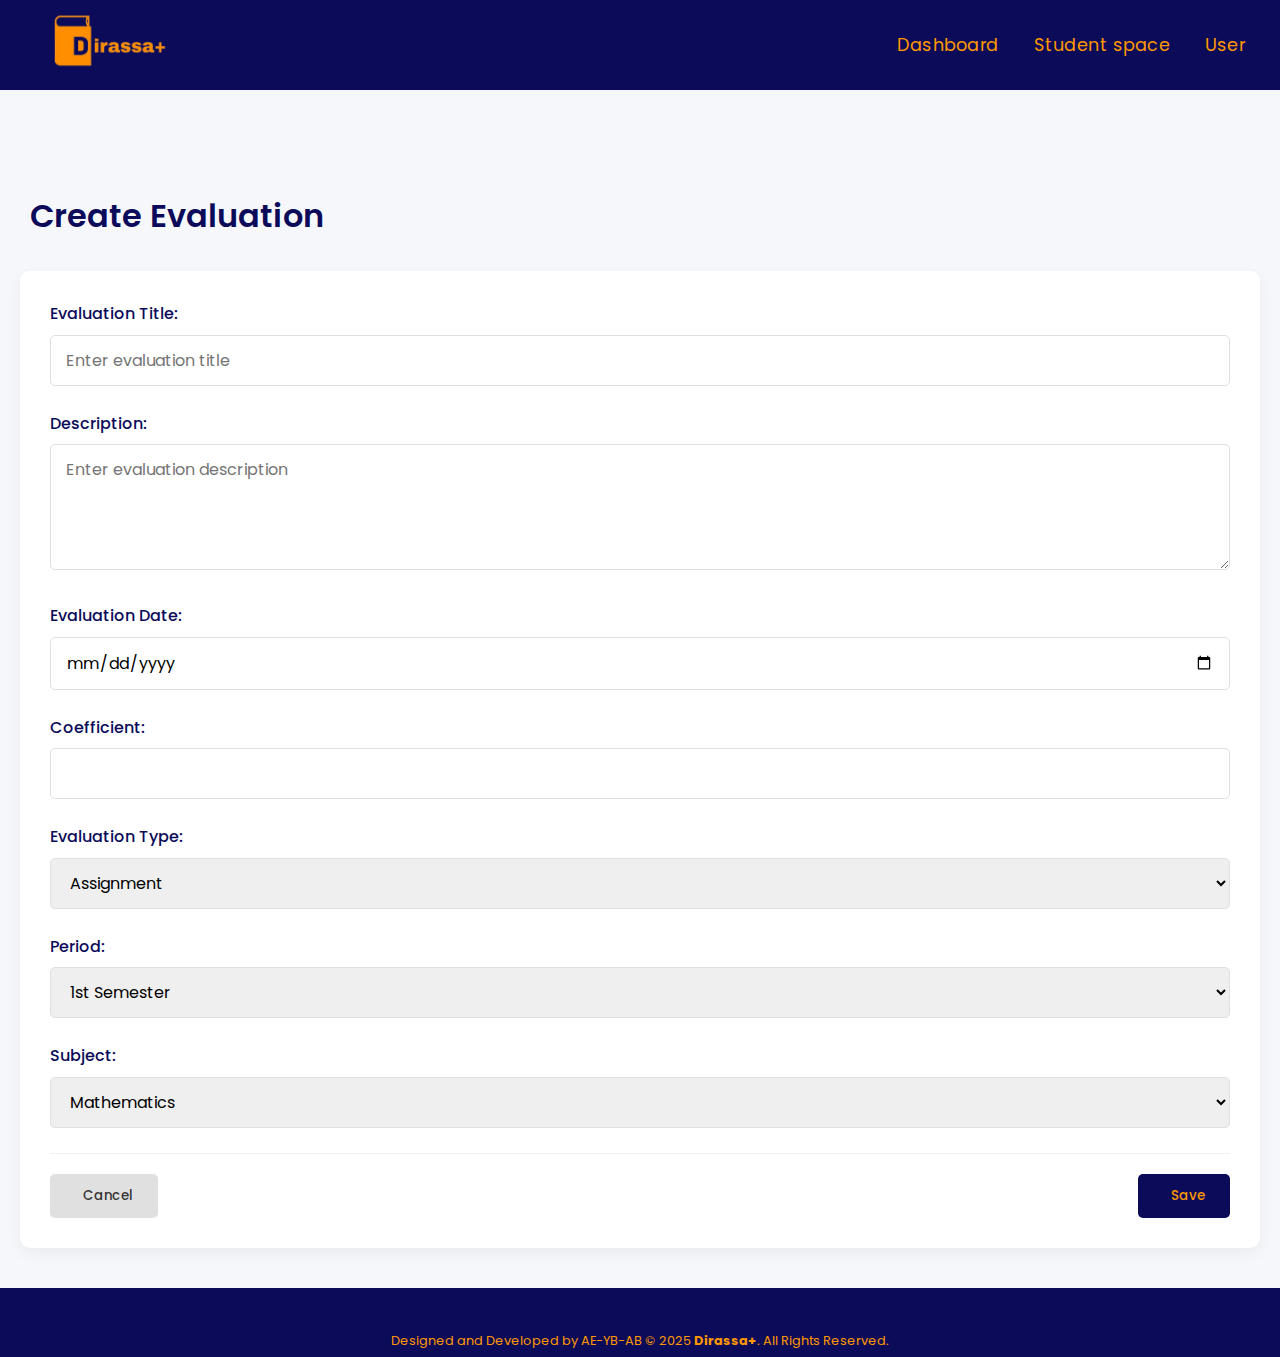
<file: cr-evaluation.html>
<!DOCTYPE html>
<html lang="en">
  <head>
    <meta charset="UTF-8" />
    <meta name="viewport" content="width=device-width, initial-scale=1.0" />
    <title>Dirassa - Create Evaluation</title>
    <link rel="stylesheet" href="cr-evaluation.css" />
    <link
      rel="stylesheet"
      href="https://cdnjs.cloudflare.com/ajax/libs/font-awesome/6.4.2/css/all.min.css"
      integrity="sha512-z3gLpd7yknf1YoNbCzqRKc4qyor8gaKU1qmn+CShxbuBusANI9QpRohGBreCFkKxLhei6S9CQXFEbbKuqLg0DA=="
      crossorigin="anonymous"
      referrerpolicy="no-referrer"
    />
  </head>
  <body>
    <header>
      <nav class="nav">
        <div class="logo">
          <img src="./images/logo.png" />
        </div>
        <ul class="nav-links">
          <li>
            <a href="#">Dashboard</a>
          </li>
          <li><a href="#">Student space</a></li>
          <li>
            <a id="user">User</a>
            <ul id="dropdown" class="drop-down hidden">
              <li>
                <i class="fa-solid fa-arrow-right-from-bracket out"></i
                ><a href="#">log out</a>
              </li>
            </ul>
          </li>
        </ul>
      </nav>
    </header>
    <!-- main -->
    <main>
      <h1 class="page-title">Create Evaluation</h1>

      <form class="create-form">
        <div class="form-group">
          <label for="title">Evaluation Title:</label>
          <input
            type="text"
            class="form-control"
            placeholder="Enter evaluation title"
            required
          />
        </div>

        <div class="form-group">
          <label for="description">Description:</label>
          <textarea
            id="description"
            class="form-control"
            rows="4"
            placeholder="Enter evaluation description"
          ></textarea>
        </div>

        <div class="form-group">
          <label for="date">Evaluation Date:</label>
          <input type="date" id="date" class="form-control" required />
        </div>

        <div class="form-group">
          <label for="coefficient">Coefficient:</label>
          <input type="number" id="coefficient" class="form-control" />
        </div>

        <div class="form-group">
          <label for="type">Evaluation Type:</label>
          <select id="type" class="form-control">
            <option value="assignment">Assignment</option>
            <option value="practical">Homework</option>
            <option value="oral">Oral</option>
            <option value="practical">Practical Work</option>
            <option value="project">Project</option>
            <option value="practical">Exam</option>
            <option value="project">Test</option>
          </select>
        </div>

        <div class="form-group">
          <label for="period">Period:</label>
          <select id="period" class="form-control">
            <option value="1st">1st Semester</option>
            <option value="2nd">2nd Semester</option>
          </select>
        </div>

        <div class="form-group">
          <label for="subject">Subject:</label>
          <select id="subject" class="form-control">
            <option value="math">Mathematics</option>
            <option value="physics">Physics</option>
            <option value="chemistry">Chemistry</option>
            <option value="biology">Biology</option>
            <option value="literature">Philosophie</option>
            <option value="history">History</option>
            <option value="history">Arabe</option>
            <option value="history">French</option>
            <option value="history">English</option>
          </select>
        </div>

        <div class="form-actions">
          <button
            onclick="document.location='evaluation.html'"
            type="button"
            class="btn btn-cancel"
          >
            <i class="fa-solid fa-xmark"></i> Cancel
          </button>
          <button
            onclick="document.location='evaluation.html'"
            type="submit"
            class="btn btn-save"
          >
            <i class="fa-solid fa-floppy-disk"></i> Save
          </button>
        </div>
      </form>
    </main>

    <!-- Footer -->
    <footer>
      <div class="icons">
        <a href="#" aria-label="Email"><i class="fa-solid fa-envelope"></i></a>
        <a href="#" aria-label="Phone"><i class="fa-solid fa-phone"></i></a>
        <a href="#" aria-label="LinkedIn"
          ><i class="fa-brands fa-linkedin"></i
        ></a>
        <a href="#" aria-label="Instagram"
          ><i class="fa-brands fa-square-instagram"></i
        ></a>
      </div>
      <div class="copyright">
        <p>
          Designed and Developed by AE-YB-AB © 2025 <b>Dirassa+</b>. All Rights
          Reserved.
        </p>
      </div>
    </footer>

    <script>
      const user = document.getElementById("user");
      const drop = document.getElementById("dropdown");

      user.addEventListener("click", function () {
        drop.classList.toggle("hidden");
      });
    </script>
  </body>
</html>
</file>
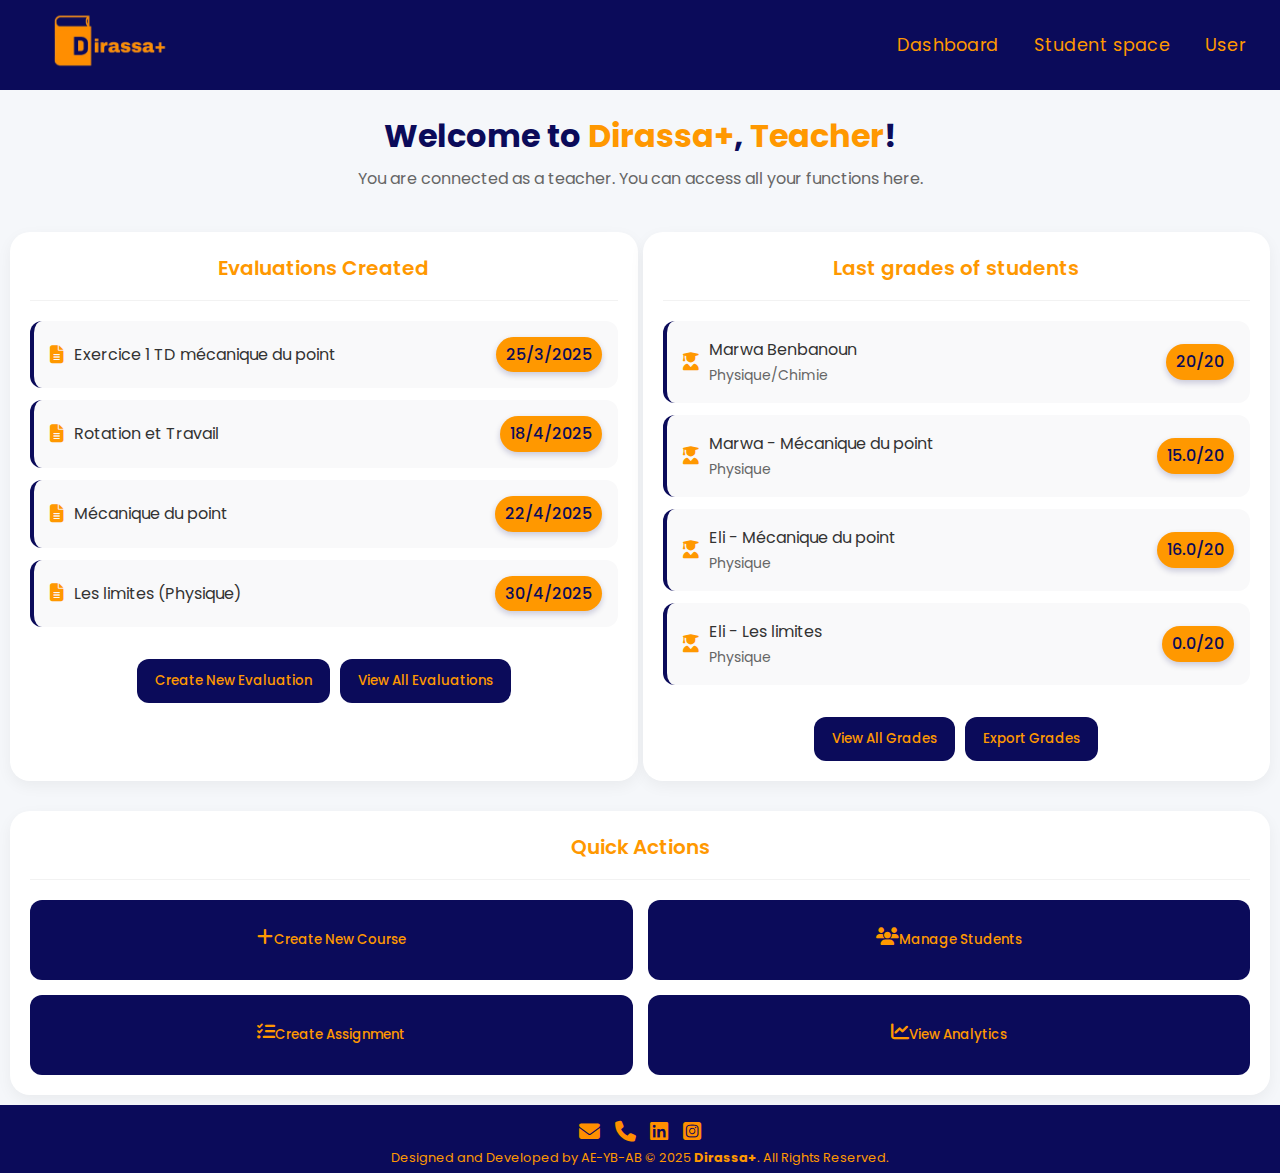
<file: dashboard.html>
<!DOCTYPE html>
<html lang="en">
  <head>
    <meta charset="UTF-8" />
    <meta name="viewport" content="width=device-width, initial-scale=1.0" />
    <link rel="stylesheet" href="dashbord.css" />
    <link
      rel="stylesheet"
      href="https://cdnjs.cloudflare.com/ajax/libs/font-awesome/6.7.2/css/all.min.css"
      integrity="sha512-Evv84Mr4kqVGRNSgIGL/F/aIDqQb7xQ2vcrdIwxfjThSH8CSR7PBEakCr51Ck+w+/U6swU2Im1vVX0SVk9ABhg=="
      crossorigin="anonymous"
      referrerpolicy="no-referrer"
    />
    <title>Dirassa - Dashboard</title>
  </head>
  <body>
    <!-- header -->
    <header>
      <nav class="nav">
        <div class="logo">
          <img src="./images/logo.png" />
        </div>
        <ul class="nav-links">
          <li>
            <a href="#">Dashboard</a>
          </li>
          <li><a href="#">Student space</a></li>
          <li>
            <a id="user">User</a>
            <ul id="dropdown" class="drop-down hidden">
              <li>
                <i class="fa-solid fa-arrow-right-from-bracket out"></i
                ><a href="#">log out</a>
              </li>
            </ul>
          </li>
        </ul>
      </nav>
    </header>
    <!-- main -->
    <main>
      <div class="welcome-section">
        <h1>
          Welcome to <span>Dirassa+</span>, <span id="userName">Teacher</span>!
        </h1>
        <p>
          You are connected as a teacher. You can access all your functions
          here.
        </p>
      </div>

      <div class="dashboard">
        <div class="action">
          <div class="card" id="card1">
            <h2 class="card-title">Evaluations Created</h2>
            <ul class="evaluations-list">
              <li class="evaluation-item">
                <div class="evaluation-title">
                  <i class="fas fa-file-alt"></i>
                  <span>Exercice 1 TD mécanique du point</span>
                </div>
                <div class="evaluation-date">25/3/2025</div>
              </li>
              <li class="evaluation-item">
                <div class="evaluation-title">
                  <i class="fas fa-file-alt"></i>
                  <span>Rotation et Travail</span>
                </div>
                <div class="evaluation-date">18/4/2025</div>
              </li>
              <li class="evaluation-item">
                <div class="evaluation-title">
                  <i class="fas fa-file-alt"></i>
                  <span>Mécanique du point</span>
                </div>
                <div class="evaluation-date">22/4/2025</div>
              </li>
              <li class="evaluation-item">
                <div class="evaluation-title">
                  <i class="fas fa-file-alt"></i>
                  <span>Les limites (Physique)</span>
                </div>
                <div class="evaluation-date">30/4/2025</div>
              </li>
            </ul>

            <div class="action-buttons">
              <button
                onclick="document.location='cr-evaluation.html'"
                class="action-button"
              >
                Create New Evaluation
              </button>
              <button
                onclick="document.location='evaluation.html'"
                class="action-button"
              >
                View All Evaluations
              </button>
            </div>
          </div>

          <div class="card" id="card2">
            <h2 class="card-title">Last grades of students</h2>
            <ul class="grades-list">
              <li class="grade-item">
                <div class="grade-student">
                  <i class="fas fa-user-graduate"></i>
                  <div>
                    <div>Marwa Benbanoun</div>
                    <div class="grade-subject">Physique/Chimie</div>
                  </div>
                </div>
                <div class="grade-value">20/20</div>
              </li>
              <li class="grade-item">
                <div class="grade-student">
                  <i class="fas fa-user-graduate"></i>
                  <div>
                    <div>Marwa - Mécanique du point</div>
                    <div class="grade-subject">Physique</div>
                  </div>
                </div>
                <div class="grade-value">15.0/20</div>
              </li>
              <li class="grade-item">
                <div class="grade-student">
                  <i class="fas fa-user-graduate"></i>
                  <div>
                    <div>Eli - Mécanique du point</div>
                    <div class="grade-subject">Physique</div>
                  </div>
                </div>
                <div class="grade-value">16.0/20</div>
              </li>
              <li class="grade-item">
                <div class="grade-student">
                  <i class="fas fa-user-graduate"></i>
                  <div>
                    <div>Eli - Les limites</div>
                    <div class="grade-subject">Physique</div>
                  </div>
                </div>
                <div class="grade-value">0.0/20</div>
              </li>
            </ul>

            <div class="action-buttons">
              <button class="action-button">View All Grades</button>
              <button class="action-button">Export Grades</button>
            </div>
          </div>
        </div>
        <div class="card">
          <h2 class="card-title">Quick Actions</h2>
          <div style="display: grid; grid-template-columns: 1fr 1fr; gap: 15px">
            <button class="action-button" style="height: 80px">
              <i
                class="fas fa-plus"
                style="font-size: 18px; margin-bottom: 5px"
              ></i>
              <div>Create New Course</div>
            </button>
            <button class="action-button" style="height: 80px">
              <i
                class="fas fa-users"
                style="font-size: 18px; margin-bottom: 5px"
              ></i>
              <div>Manage Students</div>
            </button>
            <button class="action-button" style="height: 80px">
              <i
                class="fas fa-tasks"
                style="font-size: 18px; margin-bottom: 5px"
              ></i>
              <div>Create Assignment</div>
            </button>
            <button class="action-button" style="height: 80px">
              <i
                class="fas fa-chart-line"
                style="font-size: 18px; margin-bottom: 5px"
              ></i>
              <div>View Analytics</div>
            </button>
          </div>
        </div>
      </div>
    </main>

    <!-- Footer -->
    <footer>
      <div class="icons">
        <a href="#" aria-label="Email"><i class="fa-solid fa-envelope"></i></a>
        <a href="#" aria-label="Phone"><i class="fa-solid fa-phone"></i></a>
        <a href="#" aria-label="LinkedIn"
          ><i class="fa-brands fa-linkedin"></i
        ></a>
        <a href="#" aria-label="Instagram"
          ><i class="fa-brands fa-square-instagram"></i
        ></a>
      </div>
      <div class="copyright">
        <p>
          Designed and Developed by AE-YB-AB © 2025 <b>Dirassa+</b>. All Rights
          Reserved.
        </p>
      </div>
    </footer>
    <script>
      const user = document.getElementById("user");
      const drop = document.getElementById("dropdown");

      user.addEventListener("click", function () {
        drop.classList.toggle("hidden");
      });
    </script>
  </body>
</html>
</file>
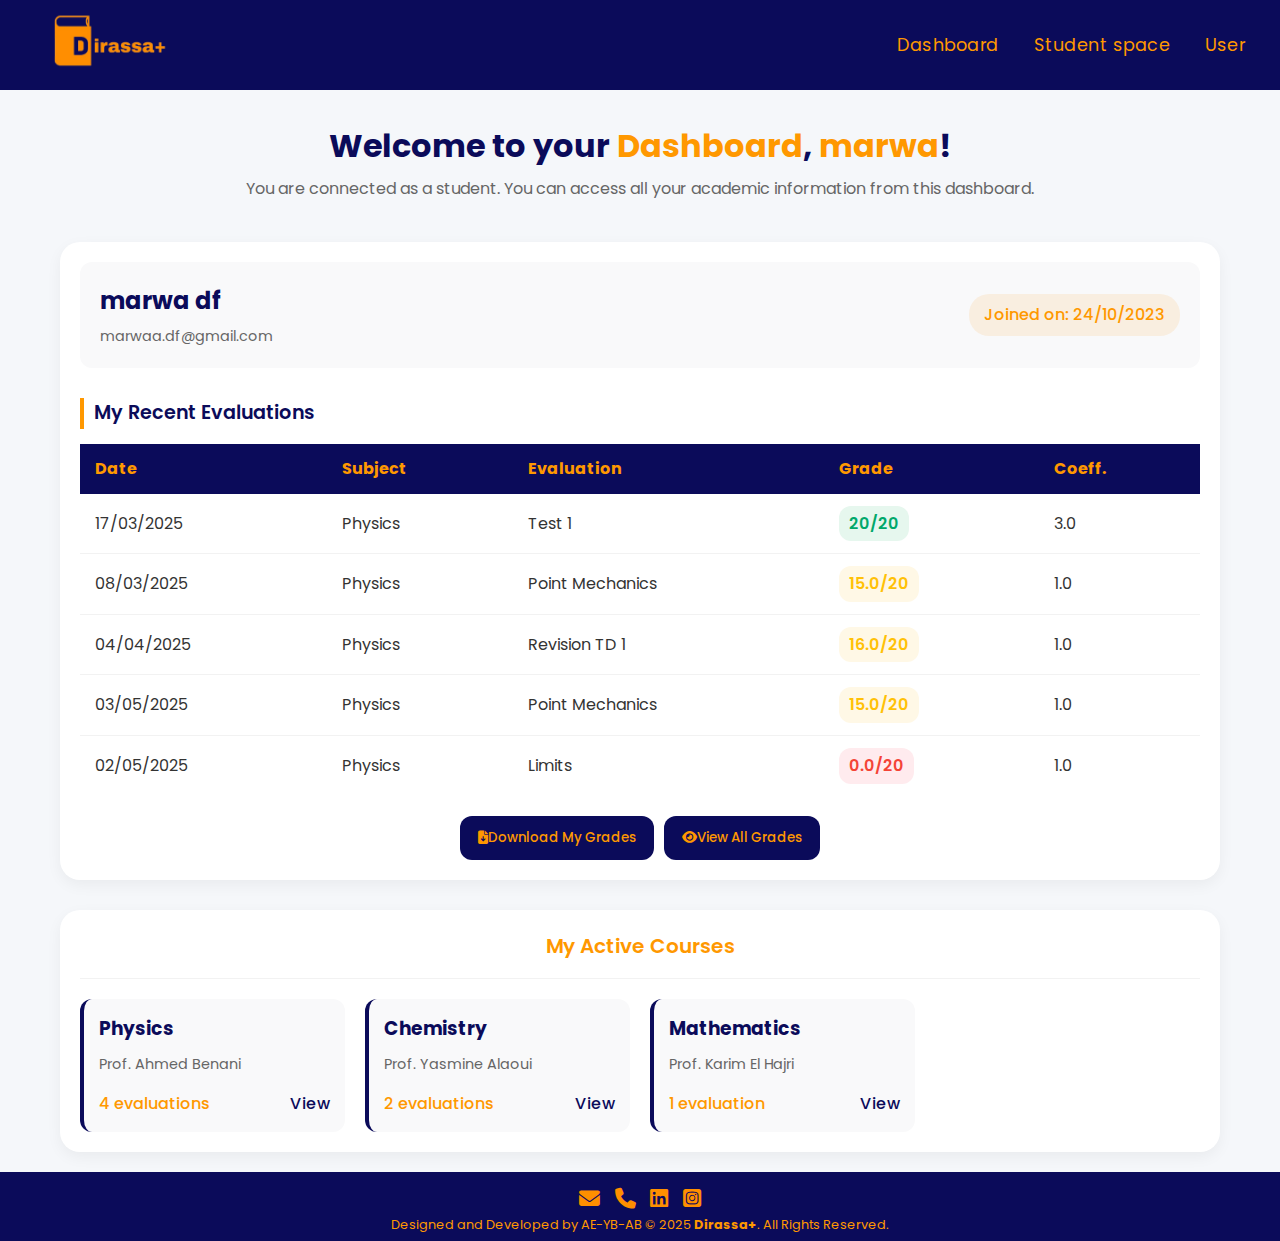
<file: dashboard1.html>
<!DOCTYPE html>
<html lang="en">
  <head>
    <meta charset="UTF-8" />
    <meta name="viewport" content="width=device-width, initial-scale=1.0" />
    <link rel="stylesheet" href="dashboard1.css" />
    <link
      rel="stylesheet"
      href="https://cdnjs.cloudflare.com/ajax/libs/font-awesome/6.7.2/css/all.min.css"
      integrity="sha512-Evv84Mr4kqVGRNSgIGL/F/aIDqQb7xQ2vcrdIwxfjThSH8CSR7PBEakCr51Ck+w+/U6swU2Im1vVX0SVk9ABhg=="
      crossorigin="anonymous"
      referrerpolicy="no-referrer"
    />
    <title>Dirassa - Student Dashboard</title>
  </head>
  <body>
    <header>
        <nav class="nav">
          <div class="logo">
            <img src="./images/logo.png" />
          </div>
          <ul class="nav-links">
            <li>
              <a href="#">Dashboard</a>
            </li>
            <li><a href="#">Student space</a></li>
            <li>
              <a id="user">User</a>
              <ul id="dropdown" class="drop-down hidden">
                <li>
                  <i class="fa-solid fa-arrow-right-from-bracket out"></i
                  ><a href="#">log out</a>
                </li>
              </ul>
            </li>
          </ul>
        </nav>
      </header>

    <main>
      <div class="welcome-section">
        <h1>
          Welcome to your <span>Dashboard</span>,
          <span id="userName">marwa</span>!
        </h1>
        <p>
          You are connected as a student. You can access all your academic
          information from this dashboard.
        </p>
      </div>

      <div class="dashboard">
        <div class="card">
          <div class="student-info">
            <div class="student-details">
              <h2>marwa df</h2>
              <span class="student-email">marwaa.df@gmail.com</span>
            </div>
            <span class="joined-date">Joined on: 24/10/2023</span>
          </div>

          <h3 class="recent-title">My Recent Evaluations</h3>

          <table class="evaluations-table">
            <thead>
              <tr>
                <th>Date</th>
                <th>Subject</th>
                <th>Evaluation</th>
                <th>Grade</th>
                <th>Coeff.</th>
              </tr>
            </thead>
            <tbody>
              <tr>
                <td>17/03/2025</td>
                <td>Physics</td>
                <td>Test 1</td>
                <td><span class="grade good-grade">20/20</span></td>
                <td>3.0</td>
              </tr>
              <tr>
                <td>08/03/2025</td>
                <td>Physics</td>
                <td>Point Mechanics</td>
                <td><span class="grade medium-grade">15.0/20</span></td>
                <td>1.0</td>
              </tr>
              <tr>
                <td>04/04/2025</td>
                <td>Physics</td>
                <td>Revision TD 1</td>
                <td><span class="grade medium-grade">16.0/20</span></td>
                <td>1.0</td>
              </tr>
              <tr>
                <td>03/05/2025</td>
                <td>Physics</td>
                <td>Point Mechanics</td>
                <td><span class="grade medium-grade">15.0/20</span></td>
                <td>1.0</td>
              </tr>
              <tr>
                <td>02/05/2025</td>
                <td>Physics</td>
                <td>Limits</td>
                <td><span class="grade bad-grade">0.0/20</span></td>
                <td>1.0</td>
              </tr>
            </tbody>
          </table>

          <div class="action-buttons">
            <button class="action-button">
              <i class="fas fa-file-download me-2"></i> Download My Grades
            </button>
            <button class="action-button">
              <i class="fas fa-eye me-2"></i> View All Grades
            </button>
          </div>
        </div>

        <div class="card">
          <h2 class="card-title">My Active Courses</h2>
          <div
            style="
              display: grid;
              grid-template-columns: repeat(auto-fill, minmax(250px, 1fr));
              gap: 20px;
            "
          >
            <div
              style="
                background-color: #f9f9fa;
                padding: 15px;
                border-radius: 12px;
                border-left: 4px solid #0b0b5a;
              "
            >
              <h3 style="color: #0b0b5a; margin-bottom: 10px">Physics</h3>
              <p style="color: #666; font-size: 0.9rem">Prof. Ahmed Benani</p>
              <div
                style="
                  display: flex;
                  justify-content: space-between;
                  margin-top: 15px;
                "
              >
                <span style="color: #ff9800; font-weight: 500"
                  >4 evaluations</span
                >
                <a href="#" style="color: #0b0b5a; font-weight: 500">View</a>
              </div>
            </div>

            <div
              style="
                background-color: #f9f9fa;
                padding: 15px;
                border-radius: 12px;
                border-left: 4px solid #0b0b5a;
              "
            >
              <h3 style="color: #0b0b5a; margin-bottom: 10px">Chemistry</h3>
              <p style="color: #666; font-size: 0.9rem">Prof. Yasmine Alaoui</p>
              <div
                style="
                  display: flex;
                  justify-content: space-between;
                  margin-top: 15px;
                "
              >
                <span style="color: #ff9800; font-weight: 500"
                  >2 evaluations</span
                >
                <a href="#" style="color: #0b0b5a; font-weight: 500">View</a>
              </div>
            </div>

            <div
              style="
                background-color: #f9f9fa;
                padding: 15px;
                border-radius: 12px;
                border-left: 4px solid #0b0b5a;
              "
            >
              <h3 style="color: #0b0b5a; margin-bottom: 10px">Mathematics</h3>
              <p style="color: #666; font-size: 0.9rem">Prof. Karim El Hajri</p>
              <div
                style="
                  display: flex;
                  justify-content: space-between;
                  margin-top: 15px;
                "
              >
                <span style="color: #ff9800; font-weight: 500"
                  >1 evaluation</span
                >
                <a href="#" style="color: #0b0b5a; font-weight: 500">View</a>
              </div>
            </div>
          </div>
        </div>
      </div>
    </main>

    <!-- Footer -->
    <footer>
        <div class="icons">
          <a href="#" aria-label="Email"><i class="fa-solid fa-envelope"></i></a>
          <a href="#" aria-label="Phone"><i class="fa-solid fa-phone"></i></a>
          <a href="#" aria-label="LinkedIn"
            ><i class="fa-brands fa-linkedin"></i
          ></a>
          <a href="#" aria-label="Instagram"
            ><i class="fa-brands fa-square-instagram"></i
          ></a>
        </div>
        <div class="copyright">
          <p>
            Designed and Developed by AE-YB-AB © 2025 <b>Dirassa+</b>. All Rights
            Reserved.
          </p>
        </div>
      </footer>
    <script>
      const user = document.getElementById("user");
      const drop = document.getElementById("dropdown");

      user.addEventListener("click", function () {
        drop.classList.toggle("hidden");
      });
    </script>
  </body>
</html>
</file>
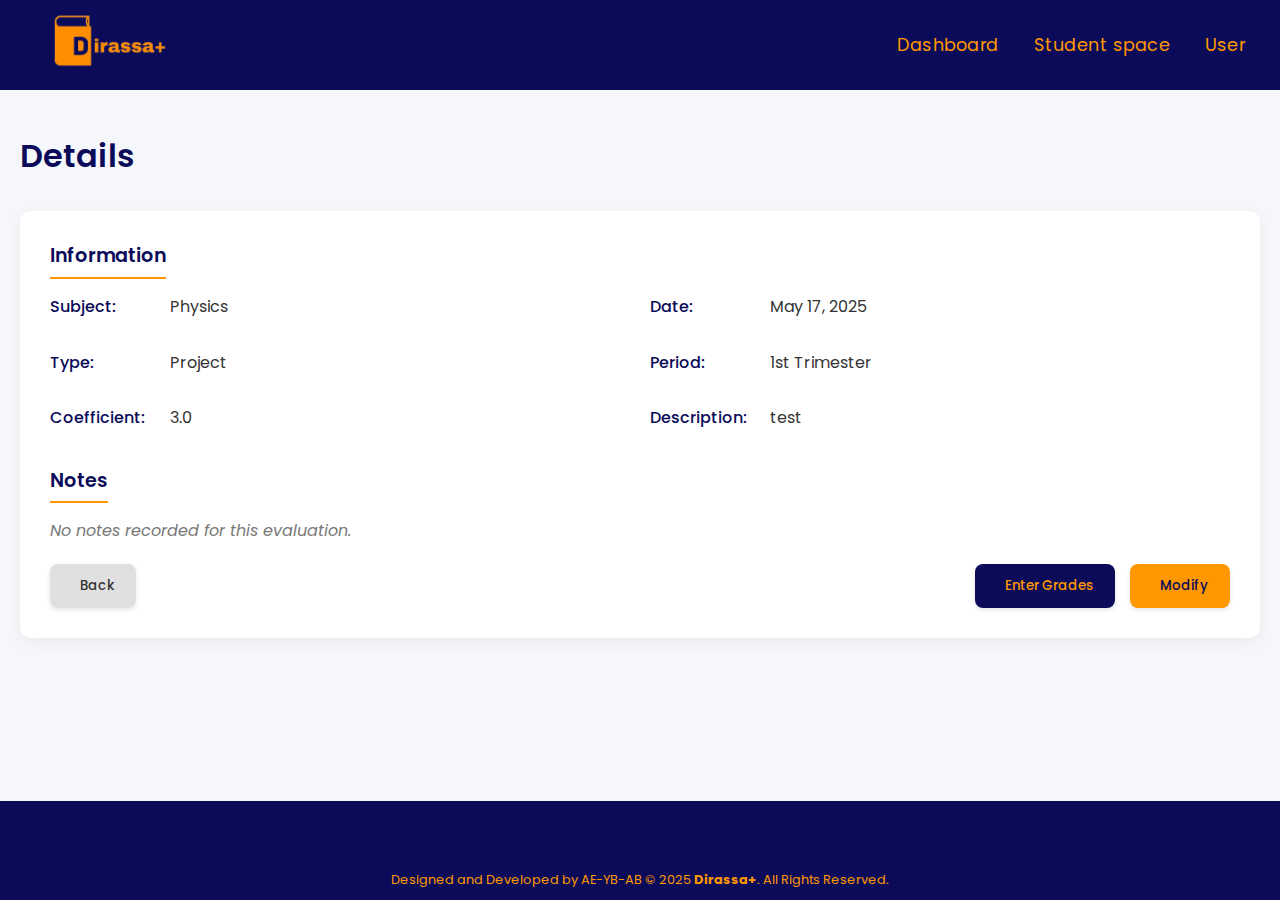
<file: details.html>
<!DOCTYPE html>
<html lang="en">
  <head>
    <meta charset="UTF-8" />
    <meta name="viewport" content="width=device-width, initial-scale=1.0" />
    <title>Dirassa - Evaluation Details</title>
    <link rel="stylesheet" href="detail.css" />
    <link
      rel="stylesheet"
      href="https://cdnjs.cloudflare.com/ajax/libs/font-awesome/6.4.2/css/all.min.css"
      integrity="sha512-z3gLpd7yknf1YoNbCzqRKc4qyor8gaKU1qmn+CShxbuBusANI9QpRohGBreCFkKxLhei6S9CQXFEbbKuqLg0DA=="
      crossorigin="anonymous"
      referrerpolicy="no-referrer"
    />
  </head>
  <body>
    <!-- header -->
    <header>
      <nav class="nav">
        <div class="logo">
          <img src="./images/logo.png" />
        </div>
        <ul class="nav-links">
          <li>
            <a href="#">Dashboard</a>
          </li>
          <li><a href="#">Student space</a></li>
          <li>
            <a id="user">User</a>
            <ul id="dropdown" class="drop-down hidden">
              <li>
                <i class="fa-solid fa-arrow-right-from-bracket out"></i
                ><a href="#">log out</a>
              </li>
            </ul>
          </li>
        </ul>
      </nav>
    </header>
    <!-- main -->
    <main>
      <h1 class="page-title">Details</h1>

      <div class="details-container">
        <div class="details-section">
          <h2 class="section-title">
            <i class="fas fa-info-circle"></i> Information
          </h2>
          <div class="info-grid">
            <div class="info-item">
              <span class="info-label"
                ><i class="fas fa-book"></i> Subject:</span
              >
              <span class="info-value">Physics</span>
            </div>
            <div class="info-item">
              <span class="info-label"
                ><i class="fas fa-calendar-day"></i> Date:</span
              >
              <span class="info-value">May 17, 2025</span>
            </div>
            <div class="info-item">
              <span class="info-label"><i class="fas fa-tasks"></i> Type:</span>
              <span class="info-value">Project</span>
            </div>
            <div class="info-item">
              <span class="info-label"
                ><i class="fas fa-clock"></i> Period:</span
              >
              <span class="info-value">1st Trimester</span>
            </div>
            <div class="info-item">
              <span class="info-label"
                ><i class="fas fa-balance-scale"></i> Coefficient:</span
              >
              <span class="info-value">3.0</span>
            </div>
            <div class="info-item">
              <span class="info-label"
                ><i class="fas fa-align-left"></i> Description:</span
              >
              <span class="info-value">test</span>
            </div>
          </div>
        </div>

        <div class="notes-section">
          <h2 class="section-title">
            <i class="fas fa-sticky-note"></i> Notes
          </h2>
          <p class="empty-notes">No notes recorded for this evaluation.</p>
        </div>

        <div class="action-buttons">
          <button
            class="btn back-btn"
            onclick="document.location=('evaluation.html')"
          >
            <i class="fas fa-arrow-left"></i> Back
          </button>
          <button
            onclick="document.location=('note.html')"
            class="btn grades-btn"
          >
            <i class="fas fa-pen-alt"></i> Enter Grades
          </button>
          <button
            onclick="document.location='m-note.html'"
            class="btn modify-btn"
          >
            <i class="fas fa-edit"></i> Modify
          </button>
        </div>
      </div>
    </main>
    <!-- footer -->
    <footer>
      <div class="icons">
        <a href="#" aria-label="Email"><i class="fa-solid fa-envelope"></i></a>
        <a href="#" aria-label="Phone"><i class="fa-solid fa-phone"></i></a>
        <a href="#" aria-label="LinkedIn"
          ><i class="fa-brands fa-linkedin"></i
        ></a>
        <a href="#" aria-label="Instagram"
          ><i class="fa-brands fa-square-instagram"></i
        ></a>
      </div>
      <div class="copyright">
        <p>
          Designed and Developed by AE-YB-AB © 2025 <b>Dirassa+</b>. All Rights
          Reserved.
        </p>
      </div>
    </footer>

    <script>
      const user = document.getElementById("user");
      const drop = document.getElementById("dropdown");

      user.addEventListener("click", function () {
        drop.classList.toggle("hidden");
      });
    </script>
  </body>
</html>
</file>
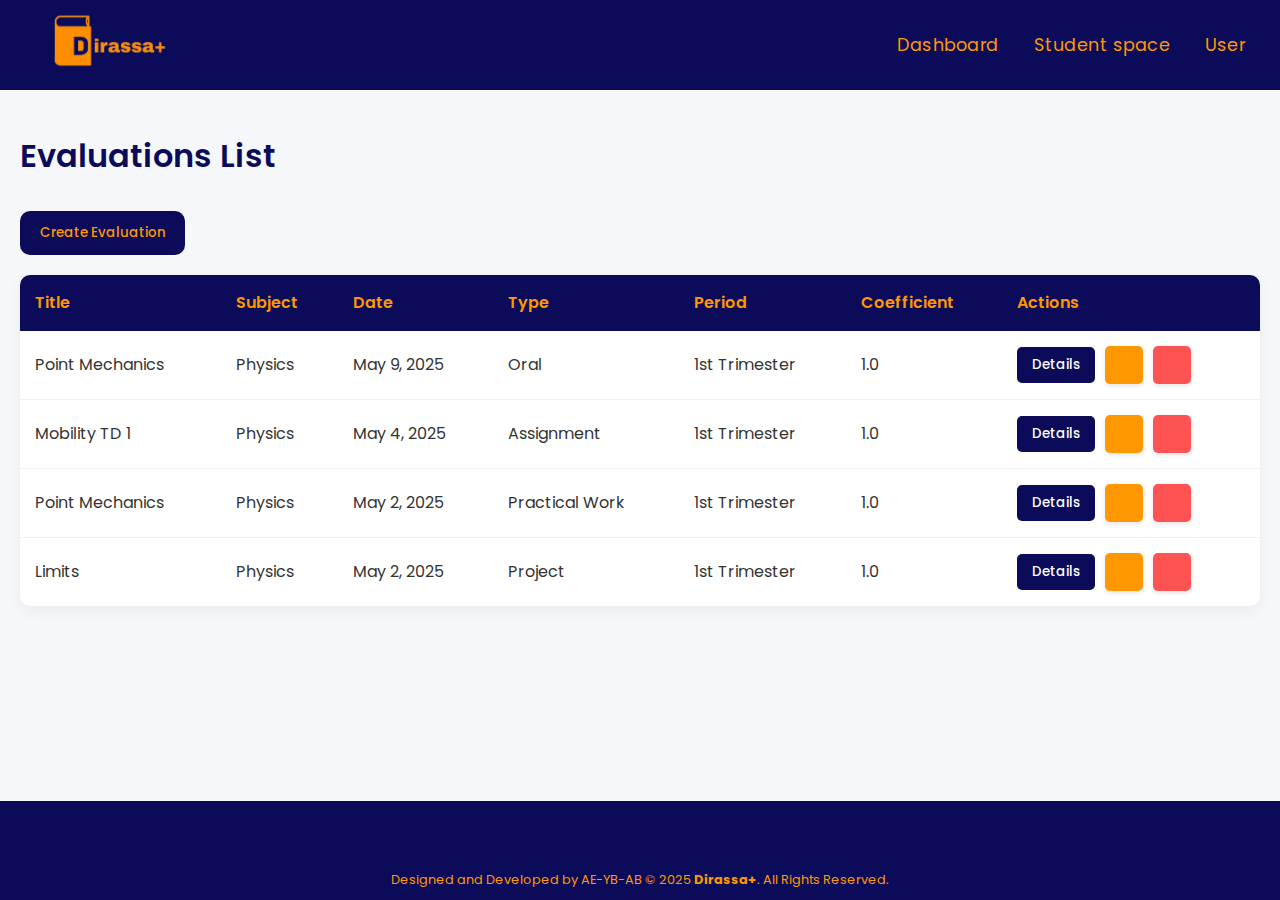
<file: evaluation.html>
<!DOCTYPE html>
<html lang="en">
  <head>
    <meta charset="UTF-8" />
    <meta name="viewport" content="width=device-width, initial-scale=1.0" />
    <link rel="stylesheet" href="evaluation.css" />
    <link
      rel="stylesheet"
      href="https://cdnjs.cloudflare.com/ajax/libs/font-awesome/6.4.2/css/all.min.css"
      integrity="sha512-z3gLpd7yknf1YoNbCzqRKc4qyor8gaKU1qmn+CShxbuBusANI9QpRohGBreCFkKxLhei6S9CQXFEbbKuqLg0DA=="
      crossorigin="anonymous"
      referrerpolicy="no-referrer"
    />

    <title>Dirassa - Evaluations List</title>
  </head>
  <body>
    <header>
      <nav class="nav">
        <div class="logo">
          <img src="./images/logo.png" />
        </div>
        <ul class="nav-links">
          <li>
            <a href="#">Dashboard</a>
          </li>
          <li><a href="#">Student space</a></li>
          <li>
            <a id="user">User</a>
            <ul id="dropdown" class="drop-down hidden">
              <li>
                <i class="fa-solid fa-arrow-right-from-bracket out"></i
                ><a href="#">log out</a>
              </li>
            </ul>
          </li>
        </ul>
      </nav>
    </header>

    <main>
      <h1 class="page-title">Evaluations List</h1>

      <button
        onclick="document.location='cr-evaluation.html'"
        class="create-btn"
      >
        <i class="fas fa-plus"></i> Create Evaluation
      </button>

      <table class="evaluations-table">
        <thead>
          <tr>
            <th>Title</th>
            <th>Subject</th>
            <th>Date</th>
            <th>Type</th>
            <th>Period</th>
            <th>Coefficient</th>
            <th>Actions</th>
          </tr>
        </thead>
        <tbody>
          <tr>
            <td data-label="Title">Point Mechanics</td>
            <td data-label="Subject">Physics</td>
            <td data-label="Date">May 9, 2025</td>
            <td data-label="Type">Oral</td>
            <td data-label="Period">1st Trimester</td>
            <td data-label="Coefficient">1.0</td>
            <td class="action-icons" data-label="Actions">
              <button class="view-btn" id="det">Details</button>
              <button class="icon-btn edit-btn" ">
                <i class="fas fa-edit"></i>
              </button>
              <button class="icon-btn delete-btn" >
                <i class="fas fa-trash-alt"></i>
              </button>
            </td>
          </tr>
          <tr>
            <td data-label="Title">Mobility TD 1</td>
            <td data-label="Subject">Physics</td>
            <td data-label="Date">May 4, 2025</td>
            <td data-label="Type">Assignment</td>
            <td data-label="Period">1st Trimester</td>
            <td data-label="Coefficient">1.0</td>
            <td class="action-icons" data-label="Actions">
              <button class="view-btn" id="det">Details</button>
              <button class="icon-btn edit-btn" >
                <i class="fas fa-edit"></i>
              </button>
              <button class="icon-btn delete-btn" >
                <i class="fas fa-trash-alt"></i>
              </button>
            </td>
          </tr>
          <tr>
            <td data-label="Title">Point Mechanics</td>
            <td data-label="Subject">Physics</td>
            <td data-label="Date">May 2, 2025</td>
            <td data-label="Type">Practical Work</td>
            <td data-label="Period">1st Trimester</td>
            <td data-label="Coefficient">1.0</td>
            <td class="action-icons" data-label="Actions">
              <button class="view-btn" id="det">Details</button>
              <button class="icon-btn edit-btn" >
                <i class="fas fa-edit"></i>
              </button>
              <button class="icon-btn delete-btn" >
                <i class="fas fa-trash-alt"></i>
              </button>
            </td>
          </tr>
          <tr>
            <td data-label="Title">Limits</td>
            <td data-label="Subject">Physics</td>
            <td data-label="Date">May 2, 2025</td>
            <td data-label="Type">Project</td>
            <td data-label="Period">1st Trimester</td>
            <td data-label="Coefficient">1.0</td>
            <td class="action-icons" data-label="Actions">
              <button class="view-btn" id="det">Details</button>
              <button class="icon-btn edit-btn" >
                <i class="fas fa-edit"></i>
              </button>
              <button class="icon-btn delete-btn" >
                <i class="fas fa-trash-alt"></i>
              </button>
            </td>
          </tr>
        </tbody>
      </table>
    </main>

    <!-- Footer -->
    <footer>
      <div class="icons">
        <a href="#" aria-label="Email"><i class="fa-solid fa-envelope"></i></a>
        <a href="#" aria-label="Phone"><i class="fa-solid fa-phone"></i></a>
        <a href="#" aria-label="LinkedIn"
          ><i class="fa-brands fa-linkedin"></i
        ></a>
        <a href="#" aria-label="Instagram"
          ><i class="fa-brands fa-square-instagram"></i
        ></a>
      </div>
      <div class="copyright">
        <p>
          Designed and Developed by AE-YB-AB © 2025 <b>Dirassa+</b>. All Rights
          Reserved.
        </p>
      </div>
    </footer>

    <script>
      const user = document.getElementById("user");
      const drop = document.getElementById("dropdown");

      user.addEventListener("click", function () {
        drop.classList.toggle("hidden");
      });

      const det= document.querySelector('#det');
      det.addEventListener("click", function () {
        document.location='details.html'
      });

    </script>
  </body>
</html>
</file>
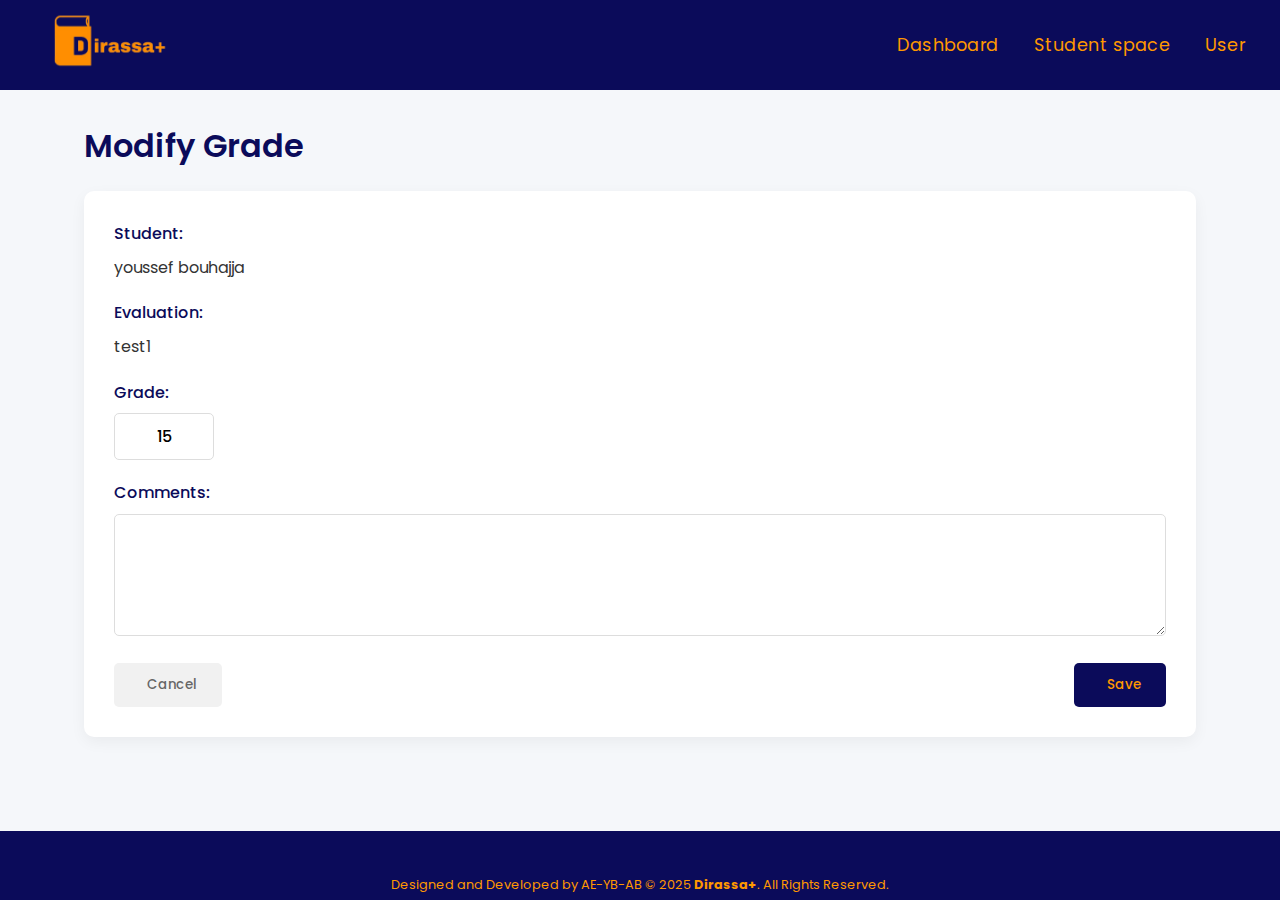
<file: m-note.html>
<!DOCTYPE html>
<html lang="en">
  <head>
    <meta charset="UTF-8" />
    <meta name="viewport" content="width=device-width, initial-scale=1.0" />
    <title>Dirassa+ - Modify Grade</title>
    <link rel="stylesheet" href="m-note.css" />
    <link
      rel="stylesheet"
      href="https://cdnjs.cloudflare.com/ajax/libs/font-awesome/6.4.2/css/all.min.css"
      integrity="sha512-z3gLpd7yknf1YoNbCzqRKc4qyor8gaKU1qmn+CShxbuBusANI9QpRohGBreCFkKxLhei6S9CQXFEbbKuqLg0DA=="
      crossorigin="anonymous"
      referrerpolicy="no-referrer"
    />
  </head>
  <body>
    <!-- header -->
    <header>
      <nav class="nav">
        <div class="logo">
          <img src="./images/logo.png" />
        </div>
        <ul class="nav-links">
          <li>
            <a href="#">Dashboard</a>
          </li>
          <li><a href="#">Student space</a></li>
          <li>
            <a id="user">User</a>
            <ul id="dropdown" class="drop-down hidden">
              <li>
                <i class="fa-solid fa-arrow-right-from-bracket out"></i
                ><a href="#">log out</a>
              </li>
            </ul>
          </li>
        </ul>
      </nav>
    </header>

    <!-- main -->
    <main>
      <h1 class="page-title">Modify Grade</h1>

      <div class="note-form">
        <div class="form-group">
          <label>Student:</label>
          <div>youssef bouhajja</div>
        </div>

        <div class="form-group">
          <label>Evaluation:</label>
          <div class="badge">test1</div>
        </div>

        <div class="form-group">
          <label>Grade:</label>
          <input type="text" class="form-control grade-input" value="15" />
        </div>

        <div class="form-group">
          <label>Comments:</label>
          <textarea class="form-control" rows="4"></textarea>
        </div>

        <div class="action-buttons">
          <button
            onclick="document.location='details.html'"
            class="btn cancel-btn"
          >
            <i class="fas fa-times"></i> Cancel
          </button>
          <button
            onclick="document.location='details.html'"
            class="btn save-btn"
          >
            <i class="fas fa-save"></i> Save
          </button>
        </div>
      </div>
    </main>

    <!-- footer -->
    <footer>
      <div class="icons">
        <a href="#" aria-label="Email"><i class="fa-solid fa-envelope"></i></a>
        <a href="#" aria-label="Phone"><i class="fa-solid fa-phone"></i></a>
        <a href="#" aria-label="LinkedIn"
          ><i class="fa-brands fa-linkedin"></i
        ></a>
        <a href="#" aria-label="Instagram"
          ><i class="fa-brands fa-square-instagram"></i
        ></a>
      </div>
      <div class="copyright">
        <p>
          Designed and Developed by AE-YB-AB © 2025 <b>Dirassa+</b>. All Rights
          Reserved.
        </p>
      </div>
    </footer>

    <script>
      const user = document.getElementById("user");
      const drop = document.getElementById("dropdown");

      user.addEventListener("click", function () {
        drop.classList.toggle("hidden");
      });
    </script>
  </body>
</html>
</file>
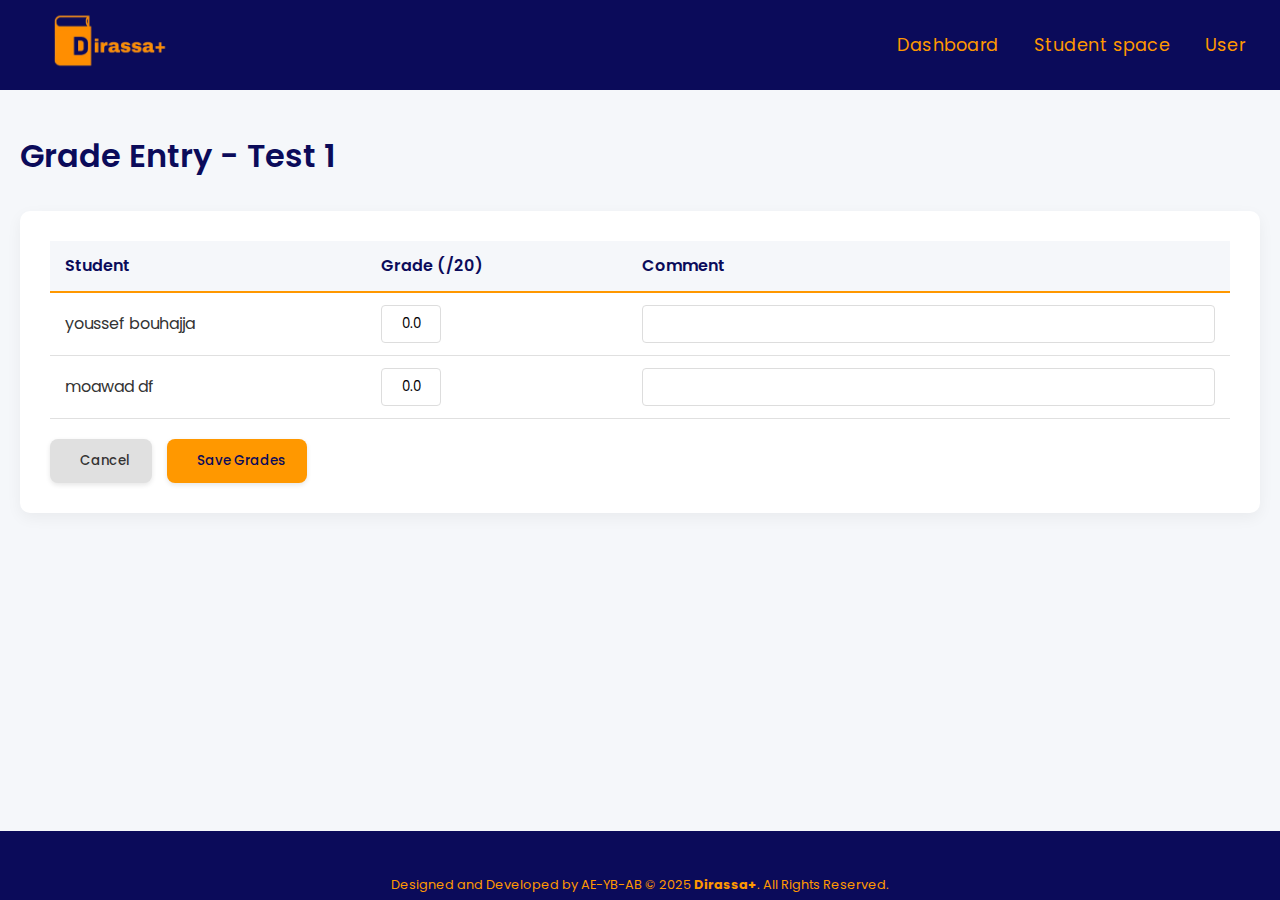
<file: note.html>
<!DOCTYPE html>
<html lang="en">
  <head>
    <meta charset="UTF-8" />
    <meta name="viewport" content="width=device-width, initial-scale=1.0" />
    <link rel="stylesheet" href="note.css" />
    <title>Dirassa - Grade Entry</title>
    <link
      rel="stylesheet"
      href="https://cdnjs.cloudflare.com/ajax/libs/font-awesome/6.4.2/css/all.min.css"
      integrity="sha512-z3gLpd7yknf1YoNbCzqRKc4qyor8gaKU1qmn+CShxbuBusANI9QpRohGBreCFkKxLhei6S9CQXFEbbKuqLg0DA=="
      crossorigin="anonymous"
      referrerpolicy="no-referrer"
    />
  </head>
  <body>
    <!-- header -->
    <header>
      <nav class="nav">
        <div class="logo">
          <img src="./images/logo.png" />
        </div>
        <ul class="nav-links">
          <li>
            <a href="#">Dashboard</a>
          </li>
          <li><a href="#">Student space</a></li>
          <li>
            <a id="user">User</a>
            <ul id="dropdown" class="drop-down hidden">
              <li>
                <i class="fa-solid fa-arrow-right-from-bracket out"></i
                ><a href="#">log out</a>
              </li>
            </ul>
          </li>
        </ul>
      </nav>
    </header>
    <!-- main -->
    <main>
      <h1 class="page-title">Grade Entry - Test 1</h1>

      <div class="grades-container">
        <table class="grades-table">
          <thead>
            <tr>
              <th>Student</th>
              <th>Grade (/20)</th>
              <th>Comment</th>
            </tr>
          </thead>
          <tbody>
            <tr>
              <td>youssef bouhajja</td>
              <td><input type="text" class="grade-input" value="0.0" /></td>
              <td><input type="text" class="comment-input" /></td>
            </tr>
            <tr>
              <td>moawad df</td>
              <td><input type="text" class="grade-input" value="0.0" /></td>
              <td><input type="text" class="comment-input" /></td>
            </tr>
          </tbody>
        </table>

        <div class="action-buttons">
          <button
            onclick="document.location='details.html'"
            class="btn cancel-btn"
          >
            <i class="fas fa-times"></i> Cancel
          </button>
          <button class="btn save-btn">
            <i class="fas fa-save"></i> Save Grades
          </button>
        </div>
      </div>
    </main>
    <!-- footer -->
    <footer>
      <div class="icons">
        <a href="#" aria-label="Email"><i class="fa-solid fa-envelope"></i></a>
        <a href="#" aria-label="Phone"><i class="fa-solid fa-phone"></i></a>
        <a href="#" aria-label="LinkedIn"
          ><i class="fa-brands fa-linkedin"></i
        ></a>
        <a href="#" aria-label="Instagram"
          ><i class="fa-brands fa-square-instagram"></i
        ></a>
      </div>
      <div class="copyright">
        <p>
          Designed and Developed by AE-YB-AB © 2025 <b>Dirassa+</b>. All Rights
          Reserved.
        </p>
      </div>
    </footer>

    <script>
      const user = document.getElementById("user");
      const drop = document.getElementById("dropdown");

      user.addEventListener("click", function () {
        drop.classList.toggle("hidden");
      });
    </script>
  </body>
</html>
</file>
<file: cr-evaluation.css>
@import url("https://fonts.googleapis.com/css2?family=Poppins:ital,wght@0,100;0,200;0,300;0,400;0,500;0,600;0,700;0,800;0,900;1,100;1,200;1,300;1,400;1,500;1,600;1,700;1,800;1,900&display=swap");
* {
  font-family: "Poppins", sans-serif;
  padding: 0;
  margin: 0;
  scroll-behavior: smooth;
  box-sizing: border-box;
}
body {
  background-color: #f5f7fa;
  color: #333;
  min-height: 100vh;
  line-height: 1.6;
  display: flex;
  flex-direction: column;
}
a {
  text-decoration: none;
  letter-spacing: 0.5px;
}
/* header */
.nav {
  position: fixed;
  display: flex;
  align-items: center;
  justify-content: space-between;
  top: 0;
  left: 0;
  width: 100%;
  height: 90px;
  padding: 5px 20px;
  margin: 0px auto;
  background-color: #0b0b5a;
}
.nav-links {
  display: flex;
  align-items: center;
  justify-content: space-between;
  column-gap: 20px;
  list-style: none;
}

.logo img {
  height: 75px;
  width: 175px;
  padding: 0;
  margin: 0;
  display: block;
  align-items: center;
  cursor: pointer;
}
.nav-links li a {
  font-size: 1.1rem;
  position: relative;
  color: #ff9800;
  margin-right: 15px;
  cursor: pointer;
  overflow: hidden;
  transition: transform 0.3s ease-in-out;
}

.nav-links li a::before {
  content: "";
  position: absolute;
  bottom: 0;
  left: 0;
  width: 100%;
  height: 2px;
  background-color: #f5f7fa;
  transform: scaleX(0);
  transform-origin: left;
  transition: transform 0.3s ease-in-out;
}

.nav-links li:hover a::before {
  transform: scaleX(1);
}

.out {
  font-size: 1.1rem;
  color: #ff9800;
  margin-right: 7px;
  align-items: center;
  text-align: center;
}
.drop-down {
  position: absolute;
  padding: 8px 0px 8px 8px;
  margin: 8px 0px 8px -50px;
  background-color: #f5f7fa;
  list-style: none;
  cursor: pointer;
  border-radius: 5px;
  box-shadow: 0px 4px 10px rgba(0, 0, 0, 0.1);
  opacity: 1;
  transform: translateY(0);
  transition: opacity 0.3s ease, transform 0.3s ease;
  pointer-events: auto;
}
.drop-down:hover {
  box-shadow: 0px 6px 15px rgba(0, 0, 0, 0.15);
}
.hidden {
  opacity: 0;
  transform: translateY(-10px);
  pointer-events: none;
}
/* main */
main {
  padding: 190px 20px 40px;
  flex: 1;
}

.page-title {
  color: #0b0b5a;
  margin-bottom: 30px;
  margin-left: 10px;
  font-weight: 600;
}

.create-form {
  background-color: #fff;
  border-radius: 10px;
  padding: 30px;
  box-shadow: 0 5px 15px rgba(0, 0, 0, 0.05);
}

.form-group {
  margin-bottom: 25px;
}

.form-group label {
  display: block;
  margin-bottom: 8px;
  font-weight: 500;
  color: #0b0b5a;
}

.form-control {
  width: 100%;
  padding: 12px 15px;
  border: 1px solid #e0e0e0;
  border-radius: 5px;
  font-size: 16px;
  transition: border-color 0.3s ease;
}

.form-control:focus {
  outline: none;
  border-color: #0b0b5a;
}

.form-actions {
  display: flex;
  justify-content: space-between;
  padding-top: 20px;
  border-top: 1px solid #f0f0f0;
}

.btn {
  display: flex;
  align-items: center;
  justify-content: center;
  padding: 12px 25px;
  border: none;
  border-radius: 5px;
  font-weight: 500;
  cursor: pointer;
  transition: all 0.3s ease;
}

.btn i {
  margin-right: 8px;
}

.btn-cancel {
  background-color: #e0e0e0;
  color: #333;
}

.btn-cancel i {
  color: #333;
}

.btn-cancel:hover {
  background-color: #d0d0d0;
}

.btn-save {
  background-color: #0b0b5a;
  color: #ff9800;
}

.btn-save i {
  color: #ff9800;
}

.btn-save:hover {
  background-color: #ff9800;
  color: #0b0b5a;
}

.btn-save:hover i {
  color: #0b0b5a;
}

/* FOOTER */
footer {
  position: relative;
  bottom: 0;
  text-align: center;
  width: 100%;
  background-color: #0b0b5a;
  flex-direction: column;
  align-items: center;
  padding-top: 10px;
  padding-bottom: 5px;
}

.copyright {
  font-size: 0.8rem;
  color: #ff9800;
}
.icons a {
  margin: 0 5px;
  color: #ff8f00;
  font-size: 1.3em;
  transition: color 0.3s ease;
}

/* Responsive design */
@media (max-width: 768px) {
  .hamburger {
    display: block;
  }

  .nav-links {
    position: fixed;
    flex-direction: column;
    width: 100%;
    background-color: #0b0b5a;
    top: 90px;
    left: 0;
    padding: 20px;
    align-items: flex-start;
    transform: translateY(-150%);
    transition: transform 0.3s ease;
    z-index: 999;
    box-shadow: 0 5px 10px rgba(0, 0, 0, 0.1);
  }

  .nav-links.active {
    transform: translateY(0);
  }

  .nav-links li {
    width: 100%;
    margin-bottom: 15px;
  }

  .drop-down {
    position: relative;
    margin: 10px 0;
    width: 100%;
    padding: 10px;
  }

  .form-actions {
    flex-direction: column;
    gap: 10px;
  }

  .btn {
    width: 100%;
  }
}

@media (max-width: 480px) {
  main {
    padding: 110px 15px 30px;
  }

  .page-title {
    font-size: 1.5rem;
  }

  .create-form {
    padding: 20px;
  }
}
</file>
<file: dashbord.css>
@import url("https://fonts.googleapis.com/css2?family=Poppins:ital,wght@0,100;0,200;0,300;0,400;0,500;0,600;0,700;0,800;0,900;1,100;1,200;1,300;1,400;1,500;1,600;1,700;1,800;1,900&display=swap");
* {
  font-family: "Poppins", sans-serif;
  padding: 0;
  margin: 0;
  scroll-behavior: smooth;
  box-sizing: border-box;
}
body {
  background-color: #f5f7fa;
  color: #333;
  min-height: 100vh;
  line-height: 1.6;
}
a {
  text-decoration: none;
  letter-spacing: 0.5px;
}
/* header */
.nav {
  position: fixed;
  display: flex;
  align-items: center;
  justify-content: space-between;
  top: 0;
  left: 0;
  width: 100%;
  height: 90px;
  padding: 5px 20px;
  margin: 0px auto;
  background-color: #0b0b5a;
}
.nav-links {
  display: flex;
  align-items: center;
  justify-content: space-between;
  column-gap: 20px;
  list-style: none;
}

.logo img {
  height: 75px;
  width: 175px;
  padding: 0;
  margin: 0;
  display: block;
  align-items: center;
  cursor: pointer;
}
.nav-links li a {
  font-size: 1.1rem;
  position: relative;
  color: #ff9800;
  margin-right: 15px;
  cursor: pointer;
  overflow: hidden;
  transition: transform 0.3s ease-in-out;
}

.nav-links li a::before {
  content: "";
  position: absolute;
  bottom: 0;
  left: 0;
  width: 100%;
  height: 2px;
  background-color: #f5f7fa;
  transform: scaleX(0);
  transform-origin: left;
  transition: transform 0.3s ease-in-out;
}

.nav-links li:hover a::before {
  transform: scaleX(1);
}

.out {
  font-size: 1.1rem;
  color: #ff9800;
  margin-right: 7px;
  align-items: center;
  text-align: center;
}
.drop-down {
  position: absolute;
  padding: 8px 0px 8px 8px;
  margin: 8px 0px 8px -50px;
  background-color: #f5f7fa;
  list-style: none;
  cursor: pointer;
  border-radius: 5px;
  box-shadow: 0px 4px 10px rgba(0, 0, 0, 0.1);
  opacity: 1;
  transform: translateY(0);
  transition: opacity 0.3s ease, transform 0.3s ease;
  pointer-events: auto;
}
.drop-down:hover {
  box-shadow: 0px 6px 15px rgba(0, 0, 0, 0.15);
}
.hidden {
  opacity: 0;
  transform: translateY(-10px);
  pointer-events: none;
}

/* Main Content */
main {
  margin-top: 100px;
  padding: 10px;
  flex: 1;
  margin-left: auto;
  margin-right: auto;
}

.welcome-section {
  text-align: center;
  margin-bottom: 40px;
}

.welcome-section h1 {
  color: #0b0b5a;
  font-weight: 700;
  margin-bottom: 5px;
}

.welcome-section h1 span {
  color: #ff9800;
}

.welcome-section p {
  color: #666;
}

.dashboard {
  display: flex;
  flex-direction: column;
  gap: 30px;
}

.action {
  display: flex;
  width: 100%;
}

.card {
  background: #fff;
  border-radius: 20px;
  box-shadow: 0 5px 15px rgba(0, 0, 0, 0.05);
  padding: 20px;
  overflow: hidden;
}

.card-title {
  color: #ff9800;
  font-size: 20px;
  font-weight: 600;
  margin-bottom: 20px;
  text-align: center;
  padding-bottom: 16px;
  border-bottom: 1px solid rgba(0, 0, 0, 0.05);
}

.card-title::after {
  content: "";
  position: absolute;
  bottom: -1px;
  left: 50%;
  transform: translateX(-50%);
  width: 80px;
  height: 3px;
  background-color: var(--accent);
  border-radius: 1.5px;
}

#card1 {
  margin-right: 5px;
}
#card1,
#card2 {
  width: 50%;
}

/* Evaluations */
.evaluations-list,
.grades-list {
  list-style: none;
  margin-bottom: 32px;
}

.evaluation-item,
.grade-item {
  display: flex;
  justify-content: space-between;
  align-items: center;
  padding: 16px;
  margin-bottom: 12px;
  background-color: #f9f9fa;
  border-radius: 12px;
  transition: all 0.3s ease;
  border-left: 4px solid #0b0b5a;
}

.evaluation-item:hover,
.grade-item:hover {
  background-color: #e9ecef;
  box-shadow: 0 4px 8px rgba(0, 0, 0, 0.05);
}

.evaluation-title,
.grade-student {
  display: flex;
  align-items: center;
}

.evaluation-title i,
.grade-student i {
  color: #ff9800;
  margin-right: 10px;
  font-size: 18px;
}

.evaluation-date,
.grade-value {
  background-color: #ff9800;
  color: #0b0b5a;
  padding: 5px 10px;
  border-radius: 18px;
  font-weight: 500;
  box-shadow: 0 3px 6px rgba(11, 11, 90, 0.2);
}

.grade-subject {
  color: #666;
  font-size: 14px;
  margin-top: 2px;
}

.action-buttons {
  margin-top: 20px;
  display: flex;
  justify-content: center;
  gap: 10px;
}

.action-button {
  background-color: #0b0b5a;
  color: #ff9800;
  border: none;
  padding: 12px 18px;
  border-radius: 12px;
  cursor: pointer;
  font-weight: 500;
  display: flex;
  align-items: center;
  justify-content: center;
  transition: all 0.3s ease;
  font-weight: 500;
}

.action-button:hover {
  background-color: #ff9800;
  color: #0b0b5a;
}

/* FOOTER */
footer {
  position: relative;
  bottom: 0;
  text-align: center;
  width: 100%;
  background-color: #0b0b5a;
  flex-direction: column;
  align-items: center;
  padding-top: 10px;
  padding-bottom: 5px;
}

.copyright {
  font-size: 0.8rem;
  color: #ff9800;
}
.icons a {
  margin: 0 5px;
  color: #ff8f00;
  font-size: 1.3em;
  transition: color 0.3s ease;
}

/* Responsive design */

@media (max-width: 992px) {
  .action {
    flex-direction: column;
  }

  #card1,
  #card2 {
    width: 100%;
  }

  .action-buttons {
    flex-direction: column;
  }

  .action-button {
    width: 100%;
  }
}

@media (max-width: 768px) {
  .nav {
    height: auto;
    padding: 10px;
  }

  .nav-links {
    margin-top: 10px;
    flex-wrap: wrap;
    justify-content: center;
  }

  .welcome-section h1 {
    font-size: 1.5rem;
  }
}

@media (max-width: 480px) {
  .evaluation-item,
  .grade-item {
    flex-direction: column;
    align-items: flex-start;
  }

  .evaluation-date,
  .grade-value {
    margin-top: 10px;
    align-self: flex-end;
  }
}
</file>
<file: dashboard1.css>
@import url("https://fonts.googleapis.com/css2?family=Poppins:ital,wght@0,100;0,200;0,300;0,400;0,500;0,600;0,700;0,800;0,900;1,100;1,200;1,300;1,400;1,500;1,600;1,700;1,800;1,900&display=swap");
* {
  font-family: "Poppins", sans-serif;
  padding: 0;
  margin: 0;
  scroll-behavior: smooth;
  box-sizing: border-box;
}
body {
  background-color: #f5f7fa;
  color: #333;
  min-height: 100vh;
  line-height: 1.6;
}
a {
  text-decoration: none;
  letter-spacing: 0.5px;
}
/* header */
.nav {
  position: fixed;
  display: flex;
  align-items: center;
  justify-content: space-between;
  top: 0;
  left: 0;
  width: 100%;
  height: 90px;
  padding: 5px 20px;
  margin: 0px auto;
  background-color: #0b0b5a;
}
.nav-links {
  display: flex;
  align-items: center;
  justify-content: space-between;
  column-gap: 20px;
  list-style: none;
}

.logo img {
  height: 75px;
  width: 175px;
  padding: 0;
  margin: 0;
  display: block;
  align-items: center;
  cursor: pointer;
}
.nav-links li a {
  font-size: 1.1rem;
  position: relative;
  color: #ff9800;
  margin-right: 15px;
  cursor: pointer;
  overflow: hidden;
  transition: transform 0.3s ease-in-out;
}

.nav-links li a::before {
  content: "";
  position: absolute;
  bottom: 0;
  left: 0;
  width: 100%;
  height: 2px;
  background-color: #f5f7fa;
  transform: scaleX(0);
  transform-origin: left;
  transition: transform 0.3s ease-in-out;
}

.nav-links li:hover a::before {
  transform: scaleX(1);
}

.out {
  font-size: 1.1rem;
  color: #ff9800;
  margin-right: 7px;
  align-items: center;
  text-align: center;
}
.drop-down {
  position: absolute;
  padding: 8px 0px 8px 8px;
  margin: 8px 0px 8px -50px;
  background-color: #f5f7fa;
  list-style: none;
  cursor: pointer;
  border-radius: 5px;
  box-shadow: 0px 4px 10px rgba(0, 0, 0, 0.1);
  opacity: 1;
  transform: translateY(0);
  transition: opacity 0.3s ease, transform 0.3s ease;
  pointer-events: auto;
}
.drop-down:hover {
  box-shadow: 0px 6px 15px rgba(0, 0, 0, 0.15);
}
.hidden {
  opacity: 0;
  transform: translateY(-10px);
  pointer-events: none;
}

/* Main Content */
main {
  margin-top: 100px;
  padding: 20px;
  flex: 1;
  margin-left: auto;
  margin-right: auto;
  max-width: 1200px;
}

.welcome-section {
  text-align: center;
  margin-bottom: 40px;
}

.welcome-section h1 {
  color: #0b0b5a;
  font-weight: 700;
  margin-bottom: 5px;
}

.welcome-section h1 span {
  color: #ff9800;
}

.welcome-section p {
  color: #666;
}

.dashboard {
  display: flex;
  flex-direction: column;
  gap: 30px;
}

.card {
  background: #fff;
  border-radius: 20px;
  box-shadow: 0 5px 15px rgba(0, 0, 0, 0.05);
  padding: 20px;
  overflow: hidden;
}

.card-title {
  color: #ff9800;
  font-size: 20px;
  font-weight: 600;
  margin-bottom: 20px;
  text-align: center;
  padding-bottom: 16px;
  border-bottom: 1px solid rgba(0, 0, 0, 0.05);
}

.student-info {
  display: flex;
  justify-content: space-between;
  align-items: center;
  padding: 20px;
  background-color: #f9f9fa;
  border-radius: 12px;
  margin-bottom: 30px;
}

.student-details {
  display: flex;
  flex-direction: column;
}

.student-details h2 {
  color: #0b0b5a;
  margin-bottom: 5px;
}

.student-email {
  color: #666;
  font-size: 0.9rem;
}

.joined-date {
  color: #ff9800;
  font-weight: 500;
  padding: 8px 15px;
  background-color: rgba(255, 152, 0, 0.1);
  border-radius: 20px;
}

.recent-title {
  color: #0b0b5a;
  margin-bottom: 15px;
  font-weight: 600;
  font-size: 1.2rem;
  padding-left: 10px;
  border-left: 4px solid #ff9800;
}

.evaluations-table {
  width: 100%;
  border-collapse: collapse;
  margin-top: 15px;
}

.evaluations-table th {
  background-color: #0b0b5a;
  color: #ff9800;
  text-align: left;
  padding: 12px 15px;
}

.evaluations-table tr {
  border-bottom: 1px solid #f2f2f2;
}

.evaluations-table tr:last-child {
  border-bottom: none;
}

.evaluations-table td {
  padding: 12px 15px;
}

.evaluations-table tr:hover {
  background-color: #f9f9fa;
}

.grade {
  font-weight: 600;
  padding: 5px 10px;
  border-radius: 12px;
  display: inline-block;
  text-align: center;
  min-width: 60px;
}

.good-grade {
  background-color: #e6f7ee;
  color: #00a86b;
}

.medium-grade {
  background-color: #fff8e6;
  color: #ffc107;
}

.bad-grade {
  background-color: #ffebee;
  color: #f44336;
}

.action-buttons {
  margin-top: 20px;
  display: flex;
  justify-content: center;
  gap: 10px;
}

.action-button {
  background-color: #0b0b5a;
  color: #ff9800;
  border: none;
  padding: 12px 18px;
  border-radius: 12px;
  cursor: pointer;
  font-weight: 500;
  display: flex;
  align-items: center;
  justify-content: center;
  transition: all 0.3s ease;
  font-weight: 500;
}

.action-button:hover {
  background-color: #ff9800;
  color: #0b0b5a;
}

/* FOOTER */
footer {
  position: relative;
  bottom: 0;
  text-align: center;
  width: 100%;
  background-color: #0b0b5a;
  flex-direction: column;
  align-items: center;
  padding-top: 10px;
  padding-bottom: 5px;
}

.copyright {
  font-size: 0.8rem;
  color: #ff9800;
}
.icons a {
  margin: 0 5px;
  color: #ff8f00;
  font-size: 1.3em;
  transition: color 0.3s ease;
}

/* Responsive design */
@media (max-width: 768px) {
  .student-info {
    text-align: center;
    gap: 15px;
  }

  .evaluations-table {
    overflow-x: auto;
    display: block;
  }

  .nav {
    height: auto;
    padding: 10px;
    flex-direction: column;
  }

  .nav-links {
    margin-top: 10px;
    justify-content: center;
  }
}
</file>
<file: detail.css>
@import url("https://fonts.googleapis.com/css2?family=Poppins:ital,wght@0,100;0,200;0,300;0,400;0,500;0,600;0,700;0,800;0,900;1,100;1,200;1,300;1,400;1,500;1,600;1,700;1,800;1,900&display=swap");
* {
  font-family: "Poppins", sans-serif;
  padding: 0;
  margin: 0;
  scroll-behavior: smooth;
  box-sizing: border-box;
}
body {
  background-color: #f5f7fa;
  color: #333;
  min-height: 100vh;
  line-height: 1.6;
  display: flex;
  flex-direction: column;
}
a {
  text-decoration: none;
  letter-spacing: 0.5px;
}
/* header */
.nav {
  position: fixed;
  display: flex;
  align-items: center;
  justify-content: space-between;
  top: 0;
  left: 0;
  width: 100%;
  height: 90px;
  padding: 5px 20px;
  background-color: #0b0b5a;
}
.nav-links {
  display: flex;
  align-items: center;
  justify-content: space-between;
  column-gap: 20px;
  list-style: none;
}

.nav-links li a {
  font-size: 1.1rem;
  position: relative;
  color: #ff9800;
  margin-right: 15px;
  cursor: pointer;
  overflow: hidden;
  transition: transform 0.3s ease-in-out;
}

.nav-links li a::before {
  content: "";
  position: absolute;
  bottom: 0;
  left: 0;
  width: 100%;
  height: 2px;
  background-color: #f5f7fa;
  transform: scaleX(0);
  transform-origin: left;
  transition: transform 0.3s ease-in-out;
}

.nav-links li:hover a::before {
  transform: scaleX(1);
}

.logo img {
  height: 75px;
  width: 175px;
  padding: 0;
  margin: 0;
  display: block;
  align-items: center;
}
a {
  font-size: 1.1rem;
  color: #ff9800;
  margin-right: 15px;
  cursor: pointer;
  transition: transform 0.3s ease-in-out;
}
.out {
  font-size: 1.1rem;
  color: #ff9800;
  margin-right: 7px;
  align-items: center;
  text-align: center;
}
.drop-down {
  position: absolute;
  padding: 8px 0px 8px 8px;
  margin: 8px 0px 8px -50px;
  background-color: #f5f7fa;
  list-style: none;
  cursor: pointer;
  border-radius: 5px;
  box-shadow: 0px 4px 10px rgba(0, 0, 0, 0.1);
  opacity: 1;
  transform: translateY(0);
  transition: opacity 0.3s ease, transform 0.3s ease;
  pointer-events: auto;
}
.drop-down:hover {
  box-shadow: 0px 6px 15px rgba(0, 0, 0, 0.15);
}
.hidden {
  opacity: 0;
  transform: translateY(-10px);
  pointer-events: none;
}

/* main  */
main {
  padding: 130px 20px 40px;
  flex: 1;
}

.page-title {
  color: #0b0b5a;
  margin-bottom: 30px;
  font-weight: 600;
}

.details-container {
  background-color: #fff;
  border-radius: 10px;
  padding: 30px;
  box-shadow: 0 5px 15px rgba(0, 0, 0, 0.05);
  margin-bottom: 20px;
}

.details-section {
  margin-bottom: 25px;
}

.section-title {
  color: #0b0b5a;
  font-size: 1.2rem;
  font-weight: 600;
  margin-bottom: 15px;
  padding-bottom: 5px;
  border-bottom: 2px solid #ff9800;
  display: inline-block;
}

.info-grid {
  display: grid;
  grid-template-columns: repeat(2, 1fr);
  gap: 20px;
}

.info-item {
  display: flex;
  margin-bottom: 10px;
}

.info-label {
  font-weight: 500;
  color: #0b0b5a;
  min-width: 120px;
}

.info-value {
  color: #333;
}

.notes-section {
  margin-top: 20px;
}

.empty-notes {
  color: #777;
  font-style: italic;
}

.action-buttons {
  display: flex;
  gap: 15px;
  margin-top: 20px;
}

.btn {
  border: none;
  border-radius: 8px;
  padding: 12px 22px;
  cursor: pointer;
  font-weight: 500;
  transition: all 0.3s ease;
  display: flex;
  align-items: center;
  gap: 8px;
  box-shadow: 0 2px 5px rgba(0, 0, 0, 0.1);
}

.btn i {
  font-size: 1.1rem;
}

.modify-btn {
  background-color: #ff9800;
  color: #0b0b5a;
}

.modify-btn:hover {
  background-color: #ffad33;
  box-shadow: 0 4px 8px rgba(0, 0, 0, 0.15);
}

.grades-btn {
  background-color: #0b0b5a;
  color: #ff9800;
}

.grades-btn:hover {
  background-color: #1a1a8a;
  box-shadow: 0 4px 8px rgba(0, 0, 0, 0.15);
}

.back-btn {
  background-color: #e0e0e0;
  color: #333;
  margin-right: auto;
}

.back-btn:hover {
  background-color: #d0d0d0;
  box-shadow: 0 4px 8px rgba(0, 0, 0, 0.15);
}

/* Footer */
footer {
  width: 100%;
  background-color: #0b0b5a;
  display: flex;
  flex-direction: column;
  align-items: center;
  padding: 20px 0 10px;
  margin-top: auto;
}

.copyright {
  font-size: 0.8rem;
  color: #ff9800;
  margin-top: 10px;
}
.icons a {
  margin: 0 10px;
  color: #ff8f00;
  font-size: 1.5em;
  transition: color 0.3s ease;
}

.icons a:hover {
  color: #ffb74d;
}

/* Responsive Design */
@media (max-width: 768px) {
  .info-grid {
    grid-template-columns: 1fr;
  }

  .action-buttons {
    flex-direction: column;
    width: 100%;
  }

  .btn {
    width: 100%;
    margin-bottom: 10px;
  }
}
</file>
<file: evaluation.css>
@import url("https://fonts.googleapis.com/css2?family=Poppins:ital,wght@0,100;0,200;0,300;0,400;0,500;0,600;0,700;0,800;0,900;1,100;1,200;1,300;1,400;1,500;1,600;1,700;1,800;1,900&display=swap");
* {
  font-family: "Poppins", sans-serif;
  padding: 0;
  margin: 0;
  scroll-behavior: smooth;
  box-sizing: border-box;
}
body {
  background-color: #f5f7fa;
  color: #333;
  min-height: 100vh;
  line-height: 1.6;
  display: flex;
  flex-direction: column;
}
a {
  text-decoration: none;
  letter-spacing: 0.5px;
}
/* header */
.nav {
  position: fixed;
  display: flex;
  align-items: center;
  justify-content: space-between;
  top: 0;
  left: 0;
  width: 100%;
  height: 90px;
  padding: 5px 20px;
  background-color: #0b0b5a;
}
.nav-links {
  display: flex;
  align-items: center;
  justify-content: space-between;
  column-gap: 20px;
  list-style: none;
}

.nav-links li a {
  font-size: 1.1rem;
  position: relative;
  color: #ff9800;
  margin-right: 15px;
  cursor: pointer;
  overflow: hidden;
  transition: transform 0.3s ease-in-out;
}

.nav-links li a::before {
  content: "";
  position: absolute;
  bottom: 0;
  left: 0;
  width: 100%;
  height: 2px;
  background-color: #f5f7fa;
  transform: scaleX(0);
  transform-origin: left;
  transition: transform 0.3s ease-in-out;
}

.nav-links li:hover a::before {
  transform: scaleX(1);
}

.logo img {
  height: 75px;
  width: 175px;
  padding: 0;
  margin: 0;
  display: block;
  align-items: center;
}
a {
  font-size: 1.1rem;
  color: #ff9800;
  margin-right: 15px;
  cursor: pointer;
  transition: transform 0.3s ease-in-out;
}
.out {
  font-size: 1.1rem;
  color: #ff9800;
  margin-right: 7px;
  align-items: center;
  text-align: center;
}
.drop-down {
  position: absolute;
  padding: 8px 0px 8px 8px;
  margin: 8px 0px 8px -50px;
  background-color: #f5f7fa;
  list-style: none;
  cursor: pointer;
  border-radius: 5px;
  box-shadow: 0px 4px 10px rgba(0, 0, 0, 0.1);
  opacity: 1;
  transform: translateY(0);
  transition: opacity 0.3s ease, transform 0.3s ease;
  pointer-events: auto;
}
.drop-down:hover {
  box-shadow: 0px 6px 15px rgba(0, 0, 0, 0.15);
}
.hidden {
  opacity: 0;
  transform: translateY(-10px);
  pointer-events: none;
}
/* main  */
main {
  padding: 130px 20px 40px;
  flex: 1;
}

.evaluations-table {
  width: 100%;
  border-collapse: collapse;
  background-color: #fff;
  border-radius: 10px;
  overflow: hidden;
  box-shadow: 0 5px 15px rgba(0, 0, 0, 0.05);
}

.evaluations-table th {
  background-color: #0b0b5a;
  color: #ff9800;
  text-align: left;
  padding: 15px;
  font-weight: 600;
}

.evaluations-table td {
  padding: 15px;
  border-bottom: 1px solid #f0f0f0;
}

.evaluations-table tr:last-child td {
  border-bottom: none;
}

.evaluations-table tr:hover {
  background-color: #f9f9fa;
}

.action-icons {
  display: flex;
  gap: 10px;
  align-items: center;
}

.action-icons button {
  border: none;
  border-radius: 5px;
  cursor: pointer;
  font-weight: 500;
  transition: all 0.3s ease;
}

.view-btn {
  background-color: #0b0b5a;
  color: #fff;
  padding: 8px 15px;
}

.view-btn:hover {
  background-color: #1a1a8a;
}

.icon-btn {
  width: 38px;
  height: 38px;
  display: flex;
  align-items: center;
  justify-content: center;
  border-radius: 50%;
  padding: 0;
  font-size: 1rem;
  box-shadow: 0 2px 5px rgba(0, 0, 0, 0.1);
}

.edit-btn {
  background-color: #ff9800;
  color: #0b0b5a;
}

.edit-btn:hover {
  background-color: #ffad33;
  box-shadow: 0 4px 8px rgba(255, 152, 0, 0.3);
}

.delete-btn {
  background-color: #ff5252;
  color: #fff;
}

.delete-btn:hover {
  background-color: #ff8080;
  box-shadow: 0 4px 8px rgba(255, 82, 82, 0.3);
}

.create-btn {
  background-color: #0b0b5a;
  color: #ff9800;
  border: none;
  padding: 12px 20px;
  border-radius: 10px;
  font-weight: 500;
  cursor: pointer;
  display: inline-block;
  margin-bottom: 20px;
  transition: all 0.3s ease;
}

.create-btn:hover {
  background-color: #ff9800;
  color: #0b0b5a;
}

.page-title {
  color: #0b0b5a;
  margin-bottom: 30px;
  font-weight: 600;
}

/* FOOTER */
footer {
  width: 100%;
  background-color: #0b0b5a;
  display: flex;
  flex-direction: column;
  align-items: center;
  padding: 20px 0 10px;
  margin-top: auto;
}

.copyright {
  font-size: 0.8rem;
  color: #ff9800;
  margin-top: 10px;
}
.icons a {
  margin: 0 10px;
  color: #ff8f00;
  font-size: 1.5em;
  transition: color 0.3s ease;
}

.icons a:hover {
  color: #ffb74d;
}

/* Responsive design */
@media (max-width: 992px) {
  .evaluations-table {
    font-size: 14px;
  }

  .action-icons {
    flex-direction: row;
    gap: 8px;
  }

  .view-btn {
    padding: 6px 10px;
  }

  .icon-btn {
    width: 34px;
    height: 34px;
  }
}

@media (max-width: 768px) {
  .nav-links {
    position: fixed;
    flex-direction: column;
    width: 100%;
    background-color: #0b0b5a;
    top: 90px;
    left: 0;
    padding: 20px;
    align-items: flex-start;
    transform: translateY(-150%);
    transition: transform 0.3s ease;
    z-index: 999;
    box-shadow: 0 5px 10px rgba(0, 0, 0, 0.1);
  }

  .nav-links.active {
    transform: translateY(0);
  }

  .nav-links li {
    width: 100%;
    margin-bottom: 15px;
  }

  .drop-down {
    position: relative;
    margin: 10px 0;
    width: 100%;
    padding: 10px;
  }

  .create-btn {
    float: none;
    display: block;
    width: 100%;
    margin-bottom: 20px;
  }

  .evaluations-table thead {
    display: none;
  }

  .evaluations-table tbody tr {
    display: block;
    margin-bottom: 20px;
    border: 1px solid #e0e0e0;
    border-radius: 8px;
    box-shadow: 0 2px 5px rgba(0, 0, 0, 0.05);
  }

  .evaluations-table tbody td {
    display: flex;
    justify-content: space-between;
    padding: 12px 15px;
    text-align: right;
    border-bottom: 1px solid #f0f0f0;
  }

  .evaluations-table tbody td:before {
    content: attr(data-label);
    font-weight: 600;
    float: left;
    text-align: left;
    color: #0b0b5a;
  }

  .action-icons {
    justify-content: flex-end;
    width: 100%;
    flex-direction: row;
  }
}

@media (max-width: 480px) {
  .action-icons {
    gap: 8px;
  }

  main {
    padding: 110px 15px 30px;
  }

  .page-title {
    font-size: 1.5rem;
  }

  .icon-btn {
    width: 32px;
    height: 32px;
    font-size: 0.9rem;
  }
}
</file>
<file: m-note.css>
@import url("https://fonts.googleapis.com/css2?family=Poppins:ital,wght@0,100;0,200;0,300;0,400;0,500;0,600;0,700;0,800;0,900;1,100;1,200;1,300;1,400;1,500;1,600;1,700;1,800;1,900&display=swap");
* {
  font-family: "Poppins", sans-serif;
  padding: 0;
  margin: 0;
  scroll-behavior: smooth;
  box-sizing: border-box;
}
body {
  background-color: #f5f7fa;
  color: #333;
  min-height: 100vh;
  line-height: 1.6;
  display: flex;
  flex-direction: column;
}
a {
  text-decoration: none;
  letter-spacing: 0.5px;
}
/* header */
.nav {
  position: fixed;
  display: flex;
  align-items: center;
  justify-content: space-between;
  top: 0;
  left: 0;
  width: 100%;
  height: 90px;
  padding: 5px 20px;
  background-color: #0b0b5a;
}
.nav-links {
  display: flex;
  align-items: center;
  justify-content: space-between;
  column-gap: 20px;
  list-style: none;
}

.nav-links li a {
  font-size: 1.1rem;
  position: relative;
  color: #ff9800;
  margin-right: 15px;
  cursor: pointer;
  overflow: hidden;
  transition: transform 0.3s ease-in-out;
}

.nav-links li a::before {
  content: "";
  position: absolute;
  bottom: 0;
  left: 0;
  width: 100%;
  height: 2px;
  background-color: #f5f7fa;
  transform: scaleX(0);
  transform-origin: left;
  transition: transform 0.3s ease-in-out;
}

.nav-links li:hover a::before {
  transform: scaleX(1);
}

.logo img {
  height: 75px;
  width: 175px;
  padding: 0;
  margin: 0;
  display: block;
  align-items: center;
}
a {
  font-size: 1.1rem;
  color: #ff9800;
  margin-right: 15px;
  cursor: pointer;
  transition: transform 0.3s ease-in-out;
}
.out {
  font-size: 1.1rem;
  color: #ff9800;
  margin-right: 7px;
  align-items: center;
  text-align: center;
}
.drop-down {
  position: absolute;
  padding: 8px 0px 8px 8px;
  margin: 8px 0px 8px -50px;
  background-color: #f5f7fa;
  list-style: none;
  cursor: pointer;
  border-radius: 5px;
  box-shadow: 0px 4px 10px rgba(0, 0, 0, 0.1);
  opacity: 1;
  transform: translateY(0);
  transition: opacity 0.3s ease, transform 0.3s ease;
  pointer-events: auto;
}
.drop-down:hover {
  box-shadow: 0px 6px 15px rgba(0, 0, 0, 0.15);
}
.hidden {
  opacity: 0;
  transform: translateY(-10px);
  pointer-events: none;
}

/* main */
main {
  margin-top: 100px;
  padding: 20px;
  flex: 1;
  width: 90%;
  max-width: 1200px;
  margin-left: auto;
  margin-right: auto;
}

.page-title {
  color: #0b0b5a;
  margin-bottom: 20px;
  font-weight: 600;
  text-align: left;
}

.note-form {
  background: #fff;
  border-radius: 10px;
  box-shadow: 0 5px 15px rgba(0, 0, 0, 0.05);
  padding: 30px;
  margin-bottom: 30px;
}

.form-group {
  margin-bottom: 20px;
}

.form-group label {
  display: block;
  font-weight: 500;
  margin-bottom: 8px;
  color: #0b0b5a;
}

.form-control {
  width: 100%;
  padding: 10px;
  border: 1px solid #ddd;
  border-radius: 5px;
  font-size: 16px;
}

.grade-input {
  width: 100px;
  text-align: center;
  font-weight: 500;
}

.action-buttons {
  display: flex;
  justify-content: space-between;
  margin-top: 20px;
}

.btn {
  padding: 12px 25px;
  border: none;
  border-radius: 5px;
  font-weight: 500;
  cursor: pointer;
  display: flex;
  align-items: center;
  gap: 8px;
  transition: all 0.3s ease;
}

.cancel-btn {
  background-color: #f1f1f1;
  color: #666;
}

.cancel-btn:hover {
  background-color: #e0e0e0;
}

.save-btn {
  background-color: #0b0b5a;
  color: #ff9800;
}

.save-btn:hover {
  background-color: #ff9800;
  color: #0b0b5a;
}

/* FOOTER */
footer {
  position: relative;
  bottom: 0;
  text-align: center;
  width: 100%;
  background-color: #0b0b5a;
  flex-direction: column;
  align-items: center;
  padding-top: 10px;
  padding-bottom: 5px;
}

.copyright {
  font-size: 0.8rem;
  color: #ff9800;
}
.icons a {
  margin: 0 5px;
  color: #ff8f00;
  font-size: 1.3em;
  transition: color 0.3s ease;
}

/* Responsive design */
@media (max-width: 768px) {
  .nav {
    height: auto;
    padding: 10px;
  }

  .nav-links {
    margin-top: 10px;
    flex-wrap: wrap;
    justify-content: center;
  }

  main {
    padding: 10px;
    width: 95%;
  }

  .action-buttons {
    flex-direction: column;
    gap: 10px;
  }

  .btn {
    width: 100%;
    justify-content: center;
  }
}
</file>
<file: note.css>
@import url("https://fonts.googleapis.com/css2?family=Poppins:ital,wght@0,100;0,200;0,300;0,400;0,500;0,600;0,700;0,800;0,900;1,100;1,200;1,300;1,400;1,500;1,600;1,700;1,800;1,900&display=swap");
* {
  font-family: "Poppins", sans-serif;
  padding: 0;
  margin: 0;
  scroll-behavior: smooth;
  box-sizing: border-box;
}
body {
  background-color: #f5f7fa;
  color: #333;
  min-height: 100vh;
  line-height: 1.6;
  display: flex;
  flex-direction: column;
}
a {
  text-decoration: none;
  letter-spacing: 0.5px;
}
/* header */
.nav {
  position: fixed;
  display: flex;
  align-items: center;
  justify-content: space-between;
  top: 0;
  left: 0;
  width: 100%;
  height: 90px;
  padding: 5px 20px;
  background-color: #0b0b5a;
}
.nav-links {
  display: flex;
  align-items: center;
  justify-content: space-between;
  column-gap: 20px;
  list-style: none;
}

.nav-links li a {
  font-size: 1.1rem;
  position: relative;
  color: #ff9800;
  margin-right: 15px;
  cursor: pointer;
  overflow: hidden;
  transition: transform 0.3s ease-in-out;
}

.nav-links li a::before {
  content: "";
  position: absolute;
  bottom: 0;
  left: 0;
  width: 100%;
  height: 2px;
  background-color: #f5f7fa;
  transform: scaleX(0);
  transform-origin: left;
  transition: transform 0.3s ease-in-out;
}

.nav-links li:hover a::before {
  transform: scaleX(1);
}

.logo img {
  height: 75px;
  width: 175px;
  padding: 0;
  margin: 0;
  display: block;
  align-items: center;
}
a {
  font-size: 1.1rem;
  color: #ff9800;
  margin-right: 15px;
  cursor: pointer;
  transition: transform 0.3s ease-in-out;
}
.out {
  font-size: 1.1rem;
  color: #ff9800;
  margin-right: 7px;
  align-items: center;
  text-align: center;
}
.drop-down {
  position: absolute;
  padding: 8px 0px 8px 8px;
  margin: 8px 0px 8px -50px;
  background-color: #f5f7fa;
  list-style: none;
  cursor: pointer;
  border-radius: 5px;
  box-shadow: 0px 4px 10px rgba(0, 0, 0, 0.1);
  opacity: 1;
  transform: translateY(0);
  transition: opacity 0.3s ease, transform 0.3s ease;
  pointer-events: auto;
}
.drop-down:hover {
  box-shadow: 0px 6px 15px rgba(0, 0, 0, 0.15);
}
.hidden {
  opacity: 0;
  transform: translateY(-10px);
  pointer-events: none;
}

/* main  */
main {
  padding: 130px 20px 40px;
  flex: 1;
}

.page-title {
  color: #0b0b5a;
  margin-bottom: 30px;
  font-weight: 600;
}

.grades-container {
  background-color: #fff;
  border-radius: 10px;
  padding: 30px;
  box-shadow: 0 5px 15px rgba(0, 0, 0, 0.05);
  margin-bottom: 20px;
}

.grades-table {
  width: 100%;
  border-collapse: collapse;
  margin-bottom: 20px;
}

.grades-table th {
  background-color: #f5f7fa;
  color: #0b0b5a;
  font-weight: 600;
  text-align: left;
  padding: 12px 15px;
  border-bottom: 2px solid #ff9800;
}

.grades-table td {
  padding: 12px 15px;
  border-bottom: 1px solid #e0e0e0;
}

.grades-table tr:hover {
  background-color: #f9f9f9;
}

.grade-input {
  width: 60px;
  padding: 8px;
  border: 1px solid #ddd;
  border-radius: 4px;
  text-align: center;
}

.comment-input {
  width: 100%;
  padding: 8px;
  border: 1px solid #ddd;
  border-radius: 4px;
}

.action-buttons {
  display: flex;
  gap: 15px;
  margin-top: 20px;
}

.btn {
  border: none;
  border-radius: 8px;
  padding: 12px 22px;
  cursor: pointer;
  font-weight: 500;
  transition: all 0.3s ease;
  display: flex;
  align-items: center;
  gap: 8px;
  box-shadow: 0 2px 5px rgba(0, 0, 0, 0.1);
}

.btn i {
  font-size: 1.1rem;
}

.save-btn {
  background-color: #ff9800;
  color: #0b0b5a;
}

.save-btn:hover {
  background-color: #ffad33;
  box-shadow: 0 4px 8px rgba(0, 0, 0, 0.15);
}

.cancel-btn {
  background-color: #e0e0e0;
  color: #333;
}

.cancel-btn:hover {
  background-color: #d0d0d0;
  box-shadow: 0 4px 8px rgba(0, 0, 0, 0.15);
}

/* FOOTER */
footer {
  position: relative;
  bottom: 0;
  text-align: center;
  width: 100%;
  background-color: #0b0b5a;
  flex-direction: column;
  align-items: center;
  padding-top: 10px;
  padding-bottom: 5px;
}

.copyright {
  font-size: 0.8rem;
  color: #ff9800;
}
.icons a {
  margin: 0 5px;
  color: #ff8f00;
  font-size: 1.3em;
  transition: color 0.3s ease;
}
/* Responsive Design */
@media (max-width: 768px) {
  .action-buttons {
    flex-direction: column;
    width: 100%;
  }

  .btn {
    width: 100%;
    margin-bottom: 10px;
  }

  .grades-table {
    display: block;
    overflow-x: auto;
  }
}
</file>
